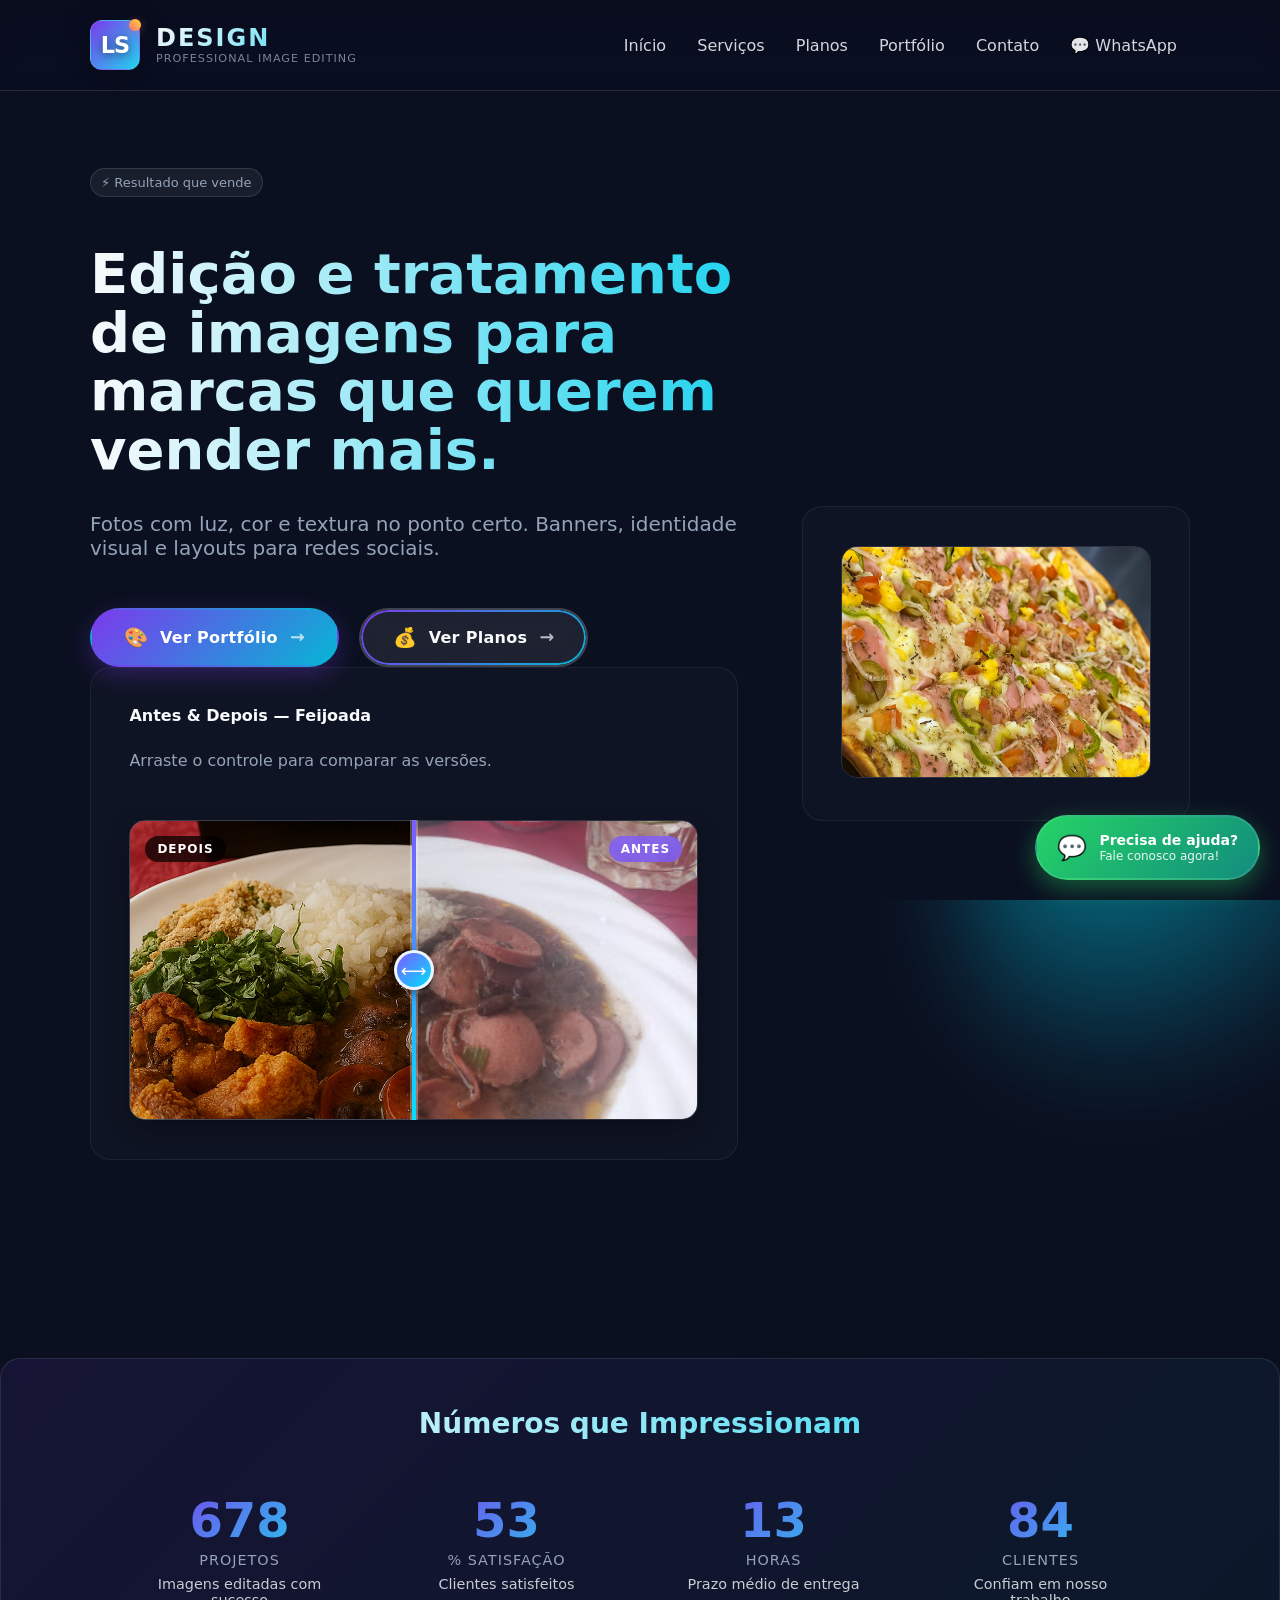
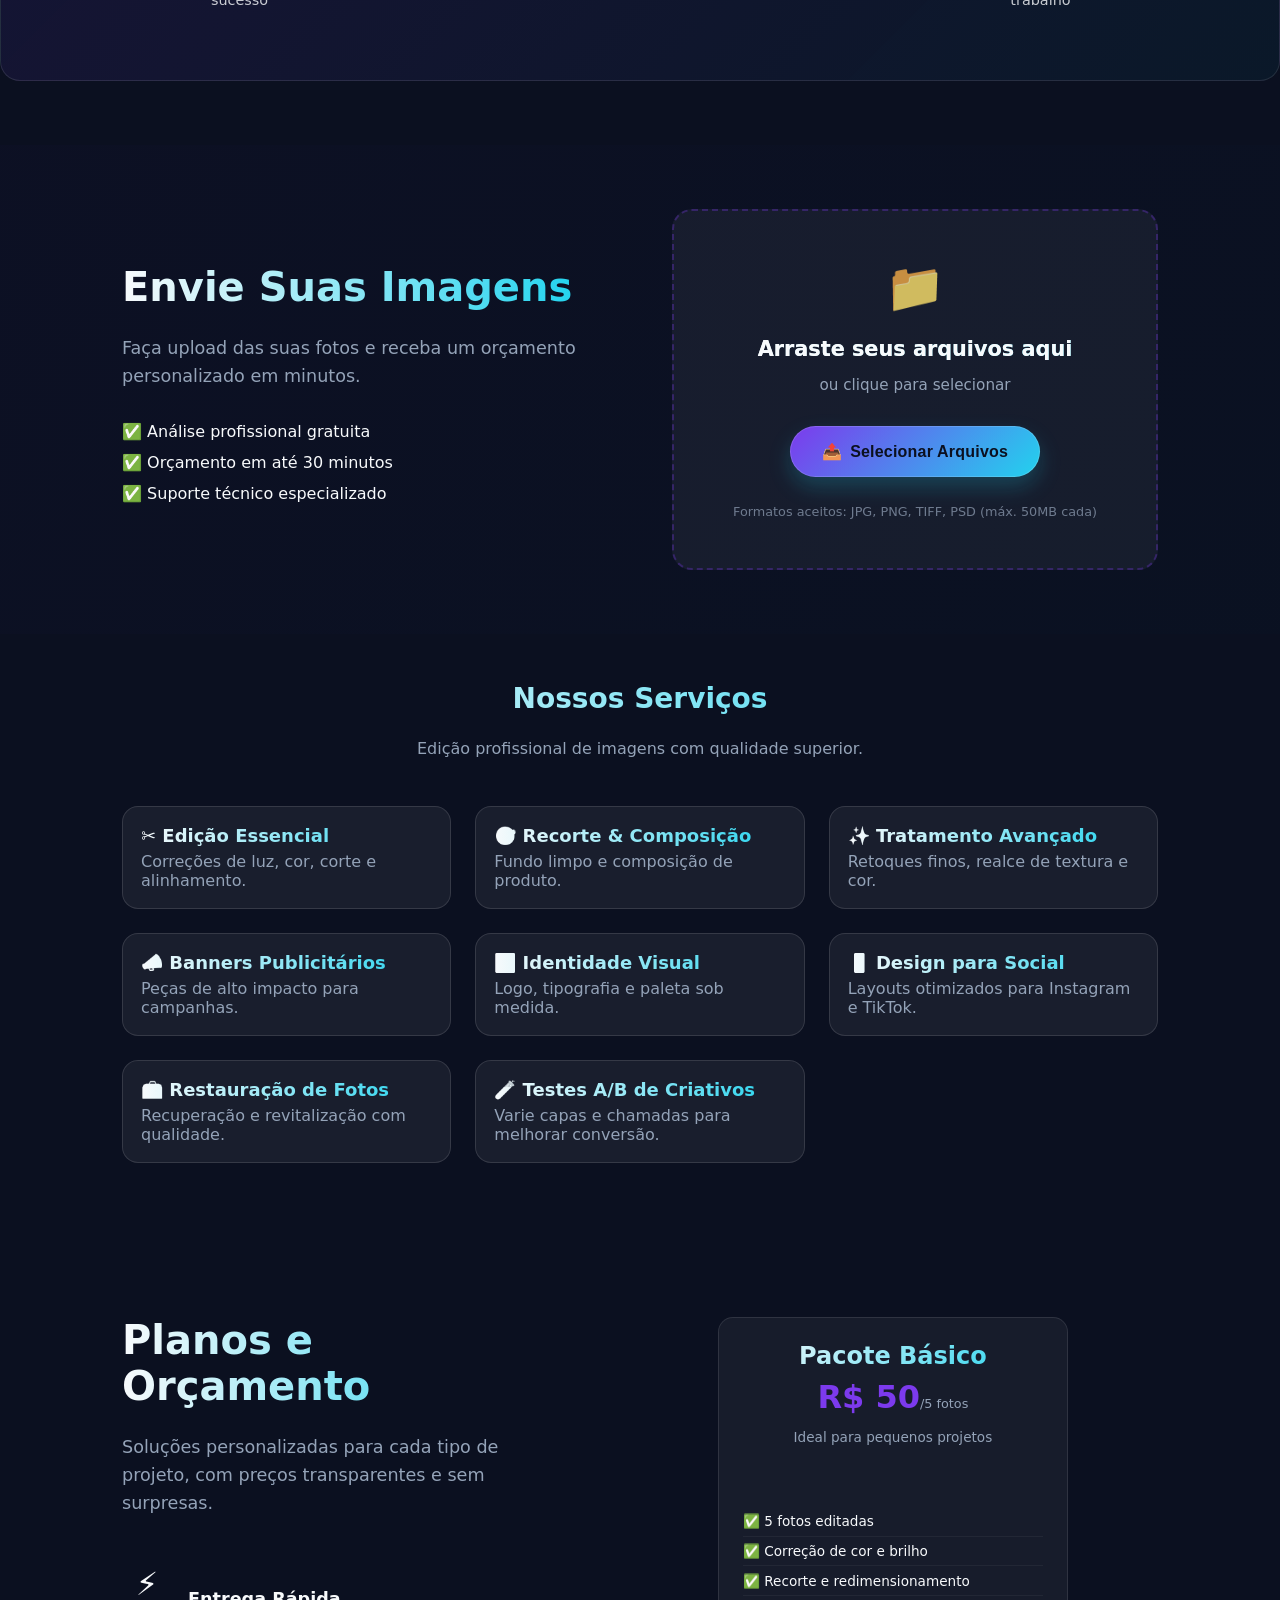
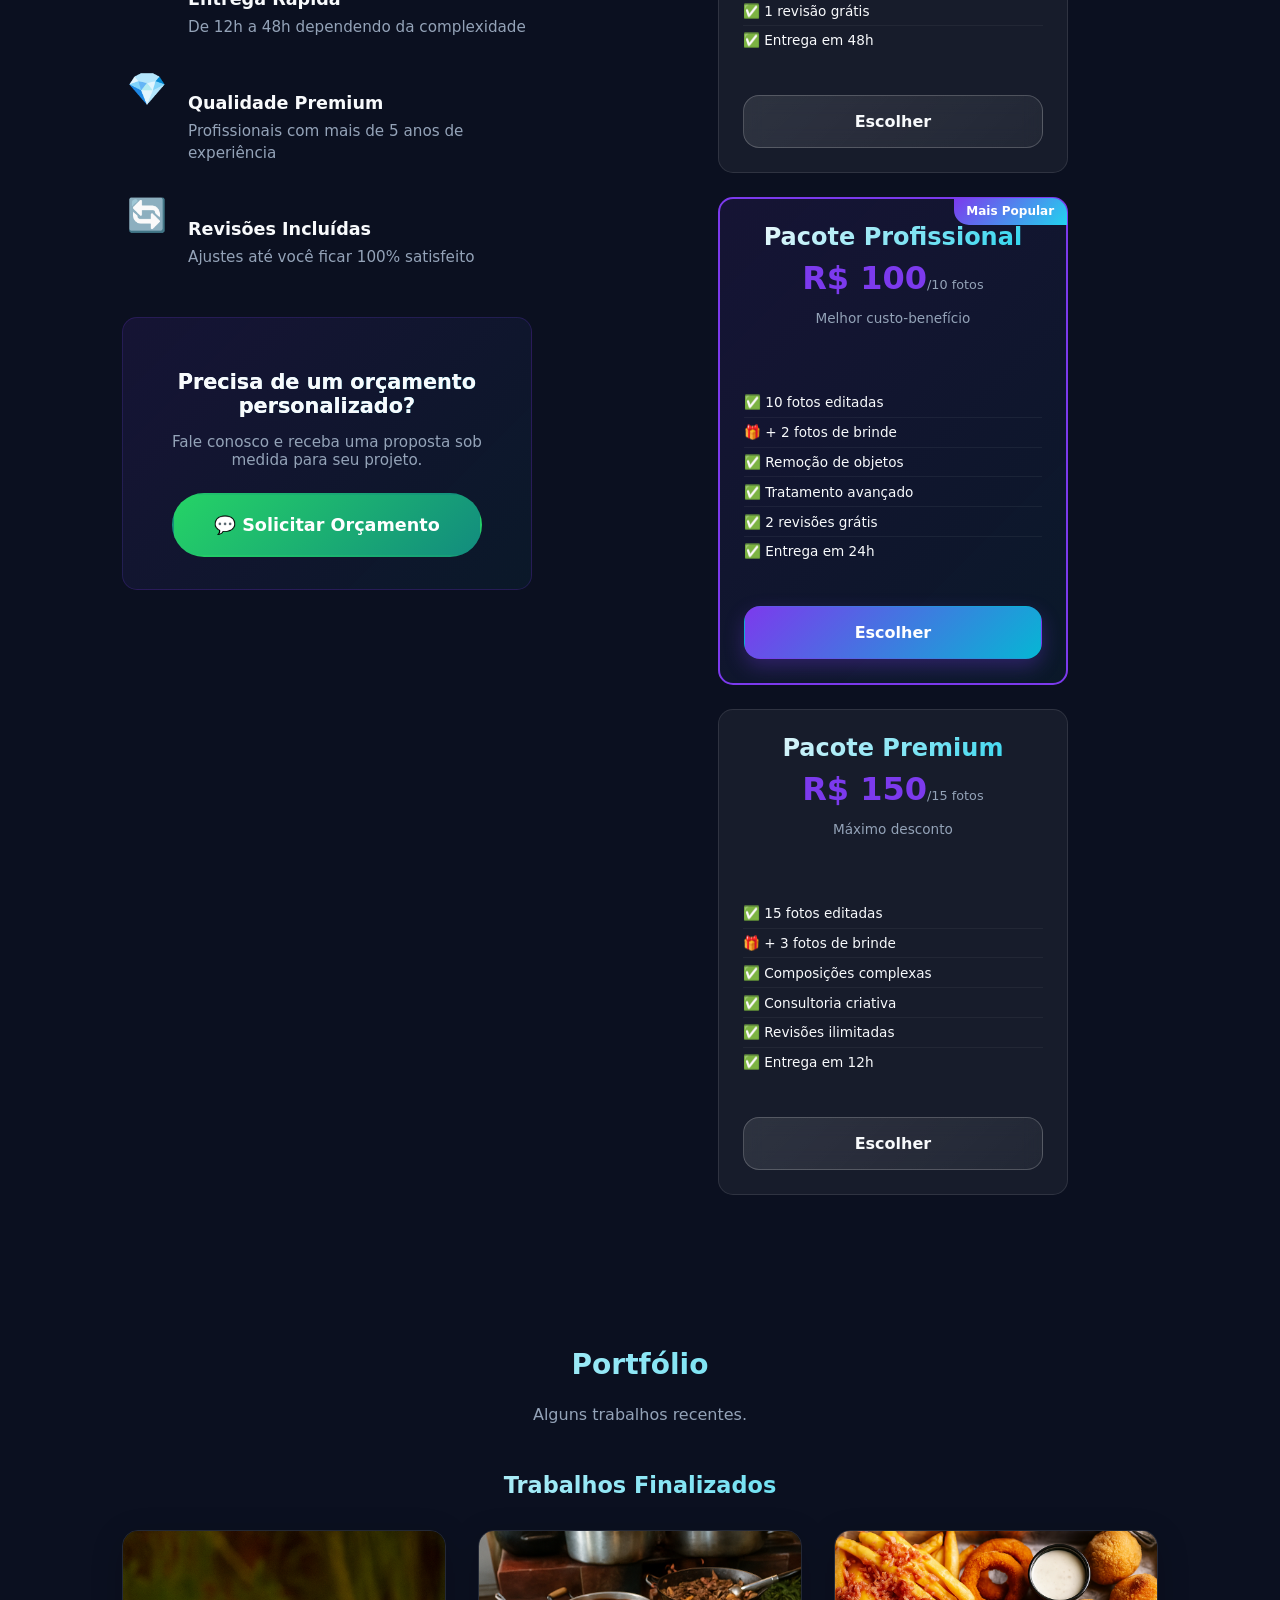
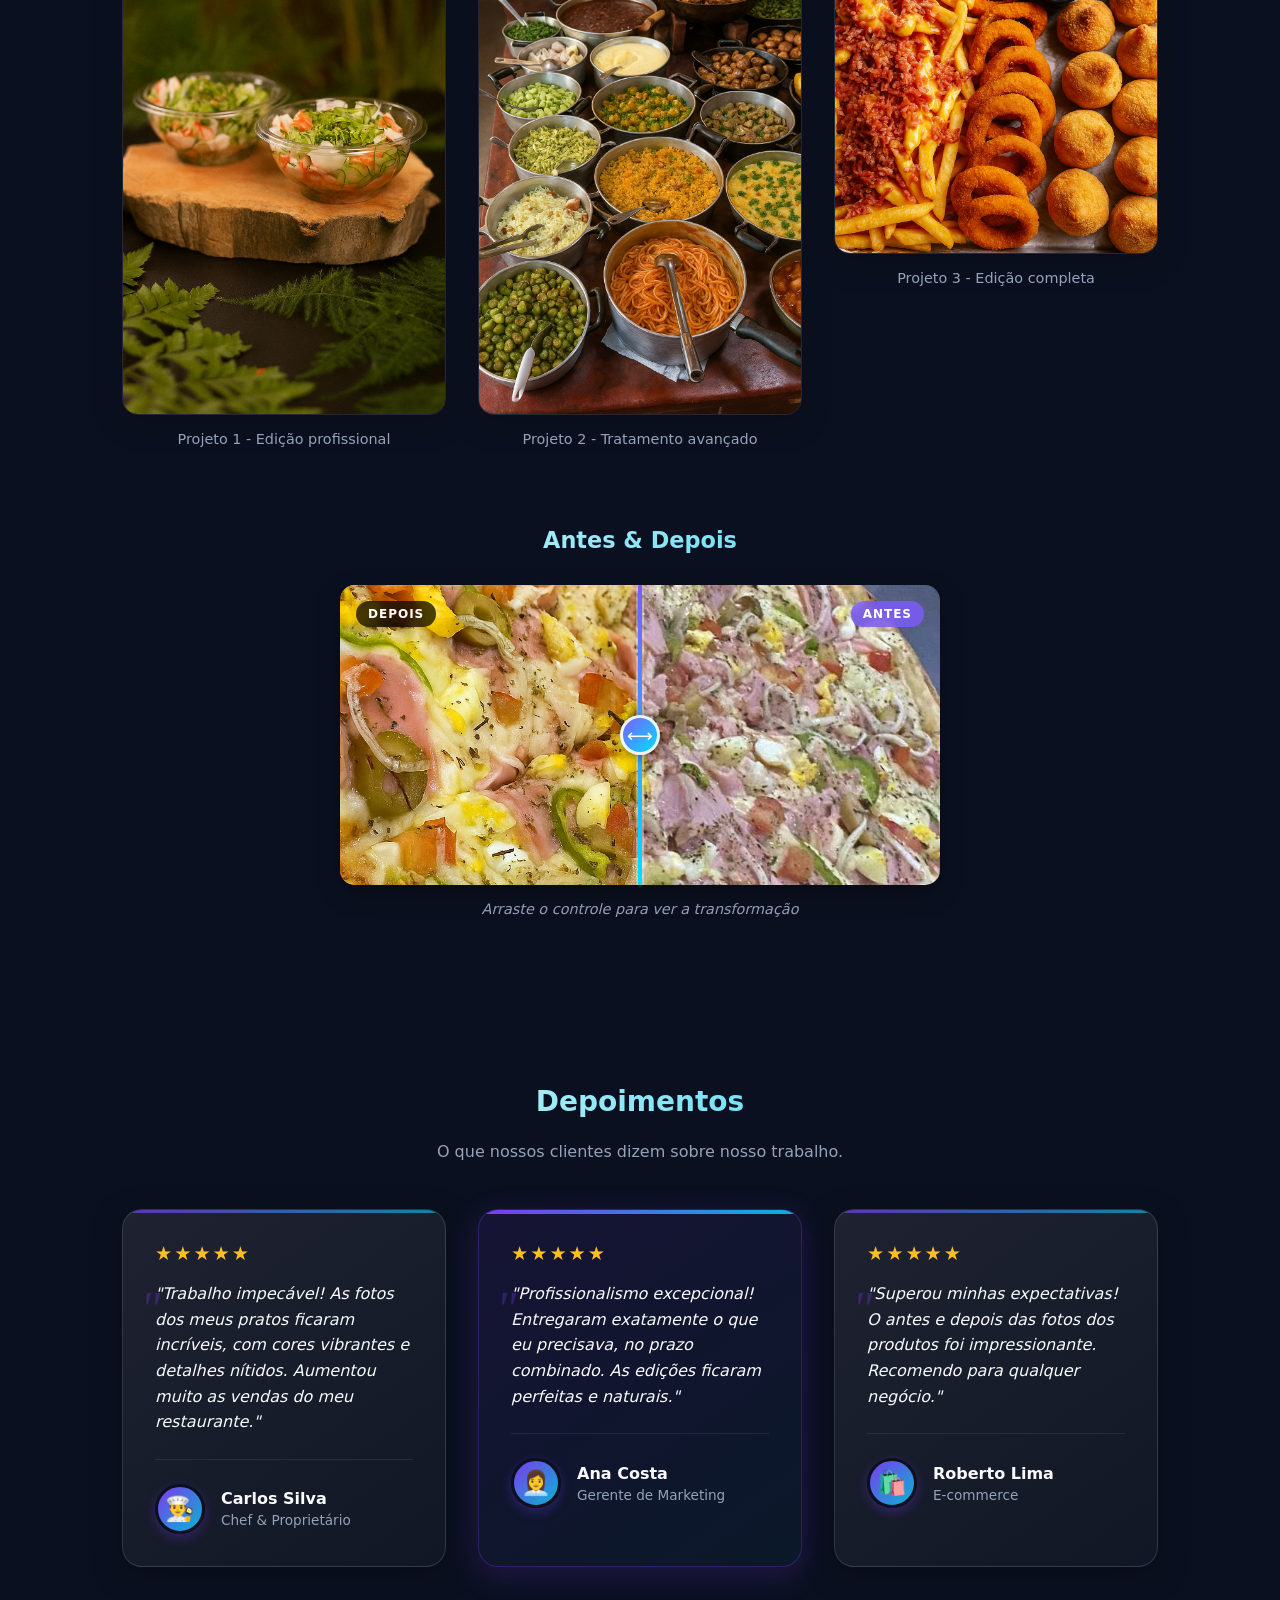
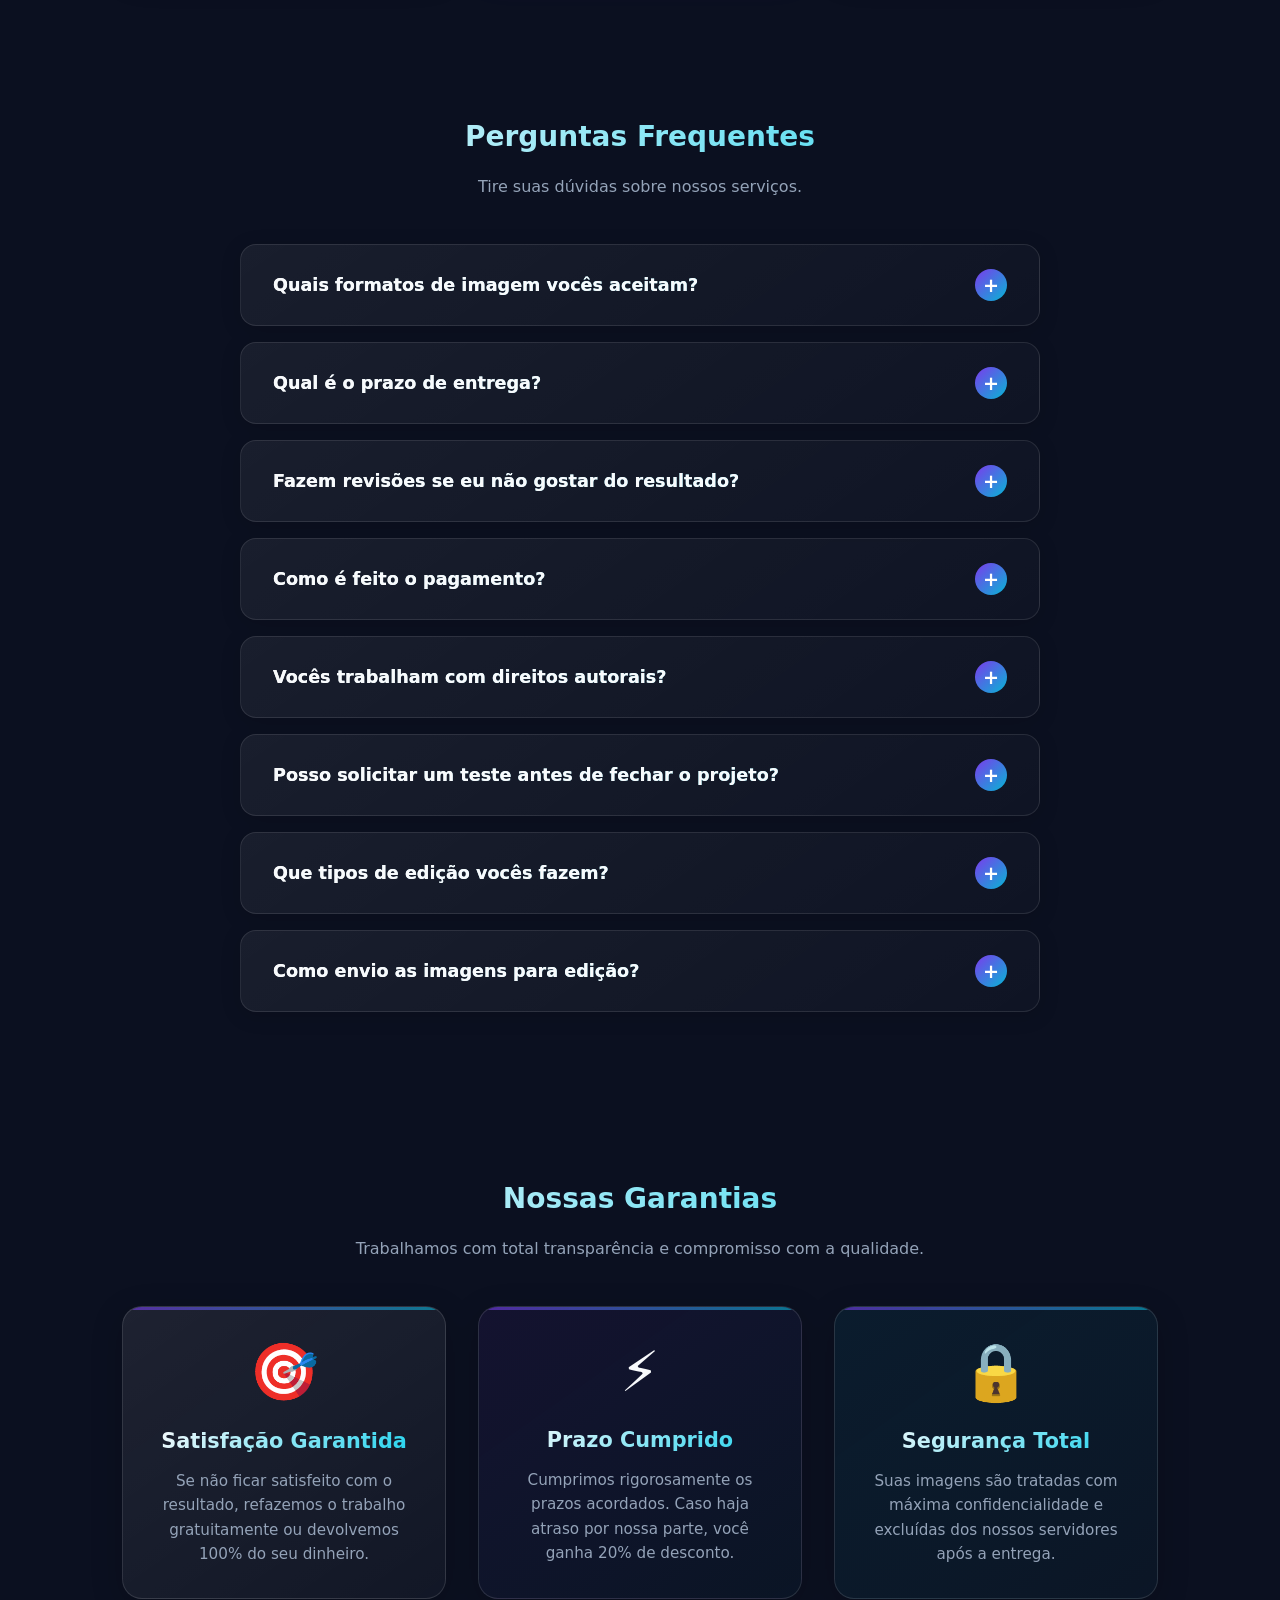
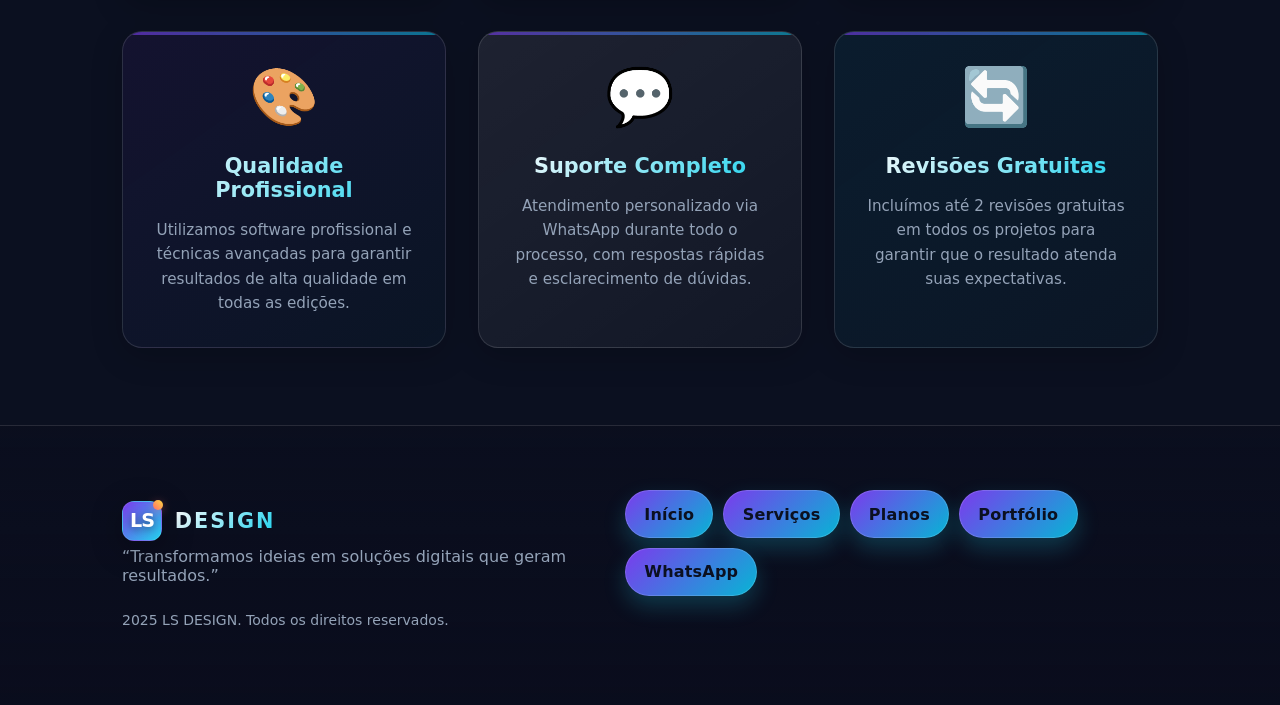
<file: index.html>
<!DOCTYPE html>
<html lang="pt-BR">
<head>
  <meta charset="UTF-8">
  <meta name="viewport" content="width=device-width, initial-scale=1.0">
  <!-- SEO Meta Tags -->
  <title>LS DESIGN — Edição Profissional de Imagens | +1247 Projetos</title>
  <meta name="description" content="LS DESIGN - Edição profissional de imagens com qualidade superior. Transforme suas fotos em obras de arte. +1247 projetos realizados com 98% de satisfação.">
  <meta name="keywords" content="edição de imagens, design gráfico, fotografia, tratamento de fotos, edição profissional, retoque digital, remoção de fundo, correção de cores">
  <meta name="author" content="LS DESIGN">
  <meta name="robots" content="index, follow">
  <meta name="theme-color" content="#7c3aed">
  <meta name="mobile-web-app-capable" content="yes">
  <meta name="apple-mobile-web-app-capable" content="yes">
  <meta name="apple-mobile-web-app-status-bar-style" content="black-translucent">
  
  <!-- Structured Data -->
  <script type="application/ld+json">
  {
    "@context": "https://schema.org",
    "@type": "LocalBusiness",
    "name": "LS DESIGN",
    "description": "Edição profissional de imagens com qualidade superior",
    "url": "https://lsdesign.com.br",
    "telephone": "+55-61-98574343",
    "priceRange": "R$25-R$75",
    "serviceType": "Edição de Imagens",
    "areaServed": "Brasil",
    "aggregateRating": {
      "@type": "AggregateRating",
      "ratingValue": "4.9",
      "reviewCount": "156"
    },
    "offers": [
      {
        "@type": "Offer",
        "name": "Plano Básico",
        "price": "25",
        "priceCurrency": "BRL"
      },
      {
        "@type": "Offer",
        "name": "Plano Profissional",
        "price": "45",
        "priceCurrency": "BRL"
      },
      {
        "@type": "Offer",
        "name": "Plano Premium",
        "price": "75",
        "priceCurrency": "BRL"
      }
    ]
  }
  </script>
  
  <!-- Open Graph / Facebook -->
  <meta property="og:type" content="website">
  <meta property="og:url" content="https://lsdesign.com.br/">
  <meta property="og:title" content="LS DESIGN - Edição Profissional de Imagens | +1247 Projetos">
  <meta property="og:description" content="Transforme suas fotos em obras de arte com nossa edição profissional. 98% de satisfação, entrega em 12-48h. Orçamento grátis!">
  <meta property="og:image" content="https://lsdesign.com.br/assets/og-image.jpg">
  <meta property="og:image:width" content="1200">
  <meta property="og:image:height" content="630">
  <meta property="og:locale" content="pt_BR">

  <!-- Twitter -->
  <meta property="twitter:card" content="summary_large_image">
  <meta property="twitter:url" content="https://lsdesign.com.br/">
  <meta property="twitter:title" content="LS DESIGN - Edição Profissional de Imagens">
  <meta property="twitter:description" content="Transforme suas fotos em obras de arte com nossa edição profissional. 98% de satisfação, entrega rápida.">
  <meta property="twitter:image" content="https://lsdesign.com.br/assets/og-image.jpg">

  <!-- Performance optimizations -->
  <link rel="preconnect" href="https://fonts.googleapis.com">
  <link rel="preconnect" href="https://fonts.gstatic.com" crossorigin>
  <link rel="dns-prefetch" href="https://wa.me">
  <link rel="preload" href="assets/css/styles-extra.css" as="style">
  <link rel="preload" href="assets/js/particles.js" as="script">
  <link rel="preload" href="assets/js/before-after.js" as="script">
  <link rel="preload" href="assets/js/faq.js" as="script">
  <link rel="preload" href="security.js" as="script">
  
  <!-- Canonical URL -->
  <link rel="canonical" href="https://lsdesign.com.br/">
  
  <!-- Sitemap -->
  <link rel="sitemap" type="application/xml" href="/sitemap.xml">
  
  <!-- Favicon -->
  <link rel="icon" type="image/svg+xml" href="favicon.svg">
  <link rel="manifest" href="site.webmanifest">
  <link rel="icon" type="image/x-icon" href="/favicon.ico">
  <link rel="apple-touch-icon" sizes="180x180" href="/apple-touch-icon.png">
  
  <!-- Security Headers -->
  <meta http-equiv="X-Content-Type-Options" content="nosniff">
  <meta http-equiv="X-Frame-Options" content="DENY">
  <meta http-equiv="X-XSS-Protection" content="1; mode=block">
  <meta http-equiv="Referrer-Policy" content="strict-origin-when-cross-origin">
  <meta http-equiv="Permissions-Policy" content="geolocation=(), microphone=(), camera=()">
  
  <!-- Content Security Policy -->
  <meta http-equiv="Content-Security-Policy" content="default-src 'self' 'unsafe-inline' 'unsafe-eval' https: data: blob:; img-src 'self' data: https:; font-src 'self' https://fonts.gstatic.com; connect-src 'self' https://wa.me;">
  
  <style>
    :root{ --bg1:#0f1226; --bg2:#0b1020; --acc:#7c5cff; --acc2:#00e0ff; --txt:#e9ecf1; --muted:#a6b0c3; --glass:rgba(255,255,255,.06); --stroke:rgba(255,255,255,.12); }
    *{box-sizing:border-box} html,body{height:100%} body{margin:0;font-family:Poppins,system-ui,-apple-system,Segoe UI,Roboto,Ubuntu,'Helvetica Neue',Arial; color:var(--txt); background: radial-gradient(1200px 800px at 20% -10%, #1a1440 0%, transparent 60%), radial-gradient(900px 700px at 120% 20%, #0a2c44 0%, transparent 65%), linear-gradient(180deg,var(--bg1),var(--bg2)); overflow-x:hidden}
    .aurora{position:fixed; inset:-20vmax; z-index:-1; filter: blur(50px); opacity:.55; pointer-events:none}
    .blob{position:absolute; width:40vmax; height:40vmax; border-radius:50%; mix-blend:screen; background:radial-gradient(circle at 30% 30%, var(--acc), transparent 60%)}
    .blob.b2{background:radial-gradient(circle at 30% 30%, var(--acc2), transparent 60%)}
    @keyframes float1{0%{transform:translate(0,0) scale(1)} 50%{transform:translate(10vmax,-5vmax) scale(1.1)} 100%{transform:translate(0,0) scale(1)}}
    @keyframes float2{0%{transform:translate(0,0) scale(1)} 50%{transform:translate(-12vmax,6vmax) scale(1.05)} 100%{transform:translate(0,0) scale(1)}}
    .b1{left:5vmax; top:10vmax; animation:float1 18s ease-in-out infinite}
    .b2{right:5vmax; bottom:0; animation:float2 22s ease-in-out infinite}
    .container{width:min(1100px, 92vw); margin-inline:auto}
    header{position:sticky; top:0; backdrop-filter:saturate(140%) blur(10px); background:linear-gradient(180deg, rgba(10,12,28,.75), rgba(10,12,28,.35)); border-bottom:1px solid var(--stroke); z-index:50}
    .nav{display:flex; align-items:center; justify-content:space-between; padding:10px 0}
    .brand{display:flex; gap:10px; align-items:center; font-weight:700; letter-spacing:.5px}
    .brand img{height:30px; width:auto; border-radius:6px; border:1px solid var(--stroke)}
    nav a{color:var(--txt); text-decoration:none; opacity:.9; padding:8px 12px; border-radius:999px; border:1px solid transparent}
    nav a:hover{border-color:var(--stroke); background:var(--glass)} .cta{background:linear-gradient(135deg,var(--acc),var(--acc2)); color:#0c0f1e; font-weight:700}
    .hero{padding:72px 0 48px; display:grid; grid-template-columns: 1.25fr .75fr; gap:40px; align-items:center}
    .tag{display:inline-flex; gap:8px; align-items:center; padding:6px 10px; border-radius:999px; background:var(--glass); border:1px solid var(--stroke); font-size:13px; color:var(--muted)}
    .title{font-size:clamp(32px, 5vw, 56px); line-height:1.05; margin:12px 0 10px}
    .subtitle{color:var(--muted); font-size:clamp(16px, 2.2vw, 20px)}
    .hero-actions{display:flex; gap:12px; margin-top:22px; flex-wrap:wrap}
    .card{background:var(--glass); border:1px solid var(--stroke); border-radius:18px; padding:18px}
    .hero-card{display:grid; gap:10px}
    .hero img{width:100%; aspect-ratio: 4/3; object-fit:cover; border-radius:16px; border:1px solid var(--stroke)}
    .compare{position:relative; margin:24px 0 0; border-radius:16px; overflow:hidden; border:1px solid var(--stroke)}
    .compare img{display:block; width:100%; height:auto} .compare .after{position:absolute; inset:0; width:50%; overflow:hidden}
    .compare .after img{width:200%; height:100%; transform:translateX(-50%)}
    .handle{position:absolute; inset:0; pointer-events:none} .bar{position:absolute; top:0; bottom:0; left:50%; width:2px; background:linear-gradient(var(--acc),var(--acc2)); box-shadow:0 0 0 1px rgba(255,255,255,.2)} .knob{position:absolute; top:50%; left:50%; transform:translate(-50%,-50%); width:42px; height:42px; border-radius:50%; background:linear-gradient(135deg,var(--acc),var(--acc2)); box-shadow:0 6px 20px rgba(0,0,0,.35)}
    section{padding:64px 0} .section-title{font-size:28px; margin:0 0 8px} .section-sub{color:var(--muted); margin:0 0 24px}
    .grid{display:grid; gap:16px} .grid.svc{grid-template-columns:repeat(12, 1fr)} .svc .item{grid-column:span 6;} @media(min-width:900px){ .svc .item{grid-column:span 4;} } .item{position:relative; padding:18px; border-radius:16px; background:var(--glass); border:1px solid var(--stroke)} .item h3{margin:0 0 6px; font-size:18px} .item p{margin:0; color:var(--muted)}
    .plans{grid-template-columns:repeat(12, 1fr)} .plan{grid-column:span 12;} @media(min-width:900px){ .plan{grid-column:span 3;} } .plan{position:relative; padding:22px; border-radius:18px; background:linear-gradient(180deg, rgba(255,255,255,.06), rgba(255,255,255,.03)); border:1px solid var(--stroke)} .price{font-size:34px; font-weight:700; margin:6px 0} .badge{position:absolute; top:12px; right:12px; background:linear-gradient(135deg,var(--acc),var(--acc2)); color:#0b1020; font-weight:700; padding:6px 10px; border-radius:999px; font-size:12px; letter-spacing:.2px; box-shadow:0 8px 24px rgba(124,92,255,.45)} @keyframes pulse{0%,100%{transform:scale(1)}50%{transform:scale(1.05)}} .badge.pulse{animation:pulse 2.8s ease-in-out infinite} .btn{display:inline-flex; align-items:center; justify-content:center; gap:8px; padding:10px 14px; border-radius:12px; text-decoration:none; font-weight:600; border:1px solid var(--stroke); color:var(--txt); background:var(--glass)} .btn:hover{background:linear-gradient(135deg, rgba(124,92,255,.2), rgba(0,224,255,.15))}
    .portfolio{grid-template-columns:repeat(12,1fr)} .shot{grid-column:span 12} @media(min-width:900px){ .shot{grid-column:span 6} } .shot .thumb{border-radius:14px; overflow:hidden; border:1px solid var(--stroke)} .shot img{width:100%; height:auto; display:block} .shot .cap{font-size:14px; color:var(--muted); margin-top:8px}
    footer{border-top:1px solid var(--stroke); background:linear-gradient(180deg, rgba(10,12,28,.35), rgba(10,12,28,.75)); padding:36px 0 50px} .foot{display:flex; flex-direction:column; gap:14px} @media(min-width:800px){ .foot{flex-direction:row; justify-content:space-between; align-items:center} } .lema{color:var(--muted)} .hide-sm{display:none}@media(min-width:800px){.hide-sm{display:block}} .muted{color:var(--muted)} .sr{position:absolute; width:1px; height:1px; overflow:hidden; clip:rect(0 0 0 0)} .up{position:fixed; right:18px; bottom:18px; width:42px; height:42px; border-radius:50%; border:1px solid var(--stroke); background:var(--glass); display:grid; place-items:center; cursor:pointer} .up:hover{background:linear-gradient(135deg, rgba(124,92,255,.2), rgba(0,224,255,.15))} .reveal{opacity:0; transform:translateY(12px); transition:opacity .5s ease, transform .6s ease} .reveal.in{opacity:1; transform:none}
    /* FAQ Styles */
    .faq-answer{display:none; padding:1.5rem 2rem; background:rgba(0,0,0,.1); border-radius:0 0 16px 16px; margin-top:-1px}
    .faq-item.active .faq-answer{display:block; animation:fadeInFaq .3s ease}
    .faq-question{cursor:pointer; user-select:none}
    @keyframes fadeInFaq{from{opacity:0; transform:translateY(-10px)} to{opacity:1; transform:translateY(0)}}
  </style>

  <!-- External CSS -->
  <link rel="stylesheet" href="assets/css/styles-extra.css">

</head>
<body>
  <div class="aurora" aria-hidden="true"><div class="blob b1"></div><div class="blob b2"></div></div>
  <canvas id="particles-canvas"></canvas>
  <header>
    <div class="container nav">
      <div class="brand">
        <div class="logo-enhanced">
          <div class="logo-icon">
            <span class="logo-ls">LS</span>
            <div class="logo-accent"></div>
          </div>
          <div class="logo-text">
            <span class="logo-main">DESIGN</span>
            <span class="logo-tagline">Professional Image Editing</span>
          </div>
        </div>
      </div>
      <nav>
        <a href="#inicio">Início</a>
        <a href="#servicos">Serviços</a>
        <a href="#planos">Planos</a>
        <a href="#portfolio">Portfólio</a>
        <a href="#contato">Contato</a>
        <a class="nav-cta" id="cta-whats" href="https://wa.me/556198574343?text=Ol%C3%A1%20LS%20DESIGN!%20Quero%20um%20or%C3%A7amento." target="_blank" rel="noopener">
          <span class="cta-icon">💬</span>
          <span>WhatsApp</span>
        </a>
      </nav>
    </div>
  </header>

  <main id="inicio" class="container hero">
    <div class="hero-col">
      <span class="tag">⚡ Resultado que vende</span>
      <h1 class="title">Edição e tratamento de imagens para marcas que querem vender mais.</h1>
      <p class="subtitle">Fotos com luz, cor e textura no ponto certo. Banners, identidade visual e layouts para redes sociais.</p>
      <div class="hero-actions">
        <a class="hero-btn primary" href="#portfolio">
          <span class="btn-icon">🎨</span>
          <span class="btn-text">Ver Portfólio</span>
          <span class="btn-arrow">→</span>
        </a>
        <a class="hero-btn secondary" href="#planos">
          <span class="btn-icon">💰</span>
          <span class="btn-text">Ver Planos</span>
          <span class="btn-arrow">→</span>
        </a>
      </div>
      <div class="card hero-card">
        <strong>Antes & Depois — Feijoada</strong>
        <p class="muted">Arraste o controle para comparar as versões.</p>
        <div class="image-compare" id="compare1">
          <div class="compare-container">
            <img class="before-img" src="assets/antes-depois/FEIJOADAANTES.jpg" alt="Antes — feijoada original" />
            <img class="after-img" src="assets/antes-depois/FEIJOADADEPOIS.png" alt="Depois — feijoada editada" />
            <div class="slider">
              <div class="slider-line"></div>
              <div class="slider-handle">⟷</div>
            </div>
            <div class="labels">
              <span class="label-before">DEPOIS</span>
              <span class="label-after">ANTES</span>
            </div>
          </div>
        </div>
      </div>
    </div>
    <div class="hide-sm"><div class="card"><img alt="Hero — pizza" src="assets/portfolio/pizza-com-presunto-e-ovos.png"/></div></div>
  </main>



  <!-- Seção de Estatísticas -->
  <div class="stats-section">
    <div class="container">
      <h2 class="section-title">Números que Impressionam</h2>
      <div class="stats-grid reveal">
        <div class="stat-item">
          <span class="stat-number" data-count="1247">0</span>
          <div class="stat-label">Projetos</div>
          <div class="stat-description">Imagens editadas com sucesso</div>
        </div>
        <div class="stat-item">
          <span class="stat-number" data-count="98">0</span>
          <div class="stat-label">% Satisfação</div>
          <div class="stat-description">Clientes satisfeitos</div>
        </div>
        <div class="stat-item">
          <span class="stat-number" data-count="24">0</span>
          <div class="stat-label">Horas</div>
          <div class="stat-description">Prazo médio de entrega</div>
        </div>
        <div class="stat-item">
          <span class="stat-number" data-count="156">0</span>
          <div class="stat-label">Clientes</div>
          <div class="stat-description">Confiam em nosso trabalho</div>
        </div>
      </div>
    </div>
  </div>

  <!-- Upload Profissional -->
  <section class="upload-section">
    <div class="container">
      <div class="upload-professional">
        <div class="upload-info">
          <h2 class="section-title">Envie Suas Imagens</h2>
          <p class="upload-description">Faça upload das suas fotos e receba um orçamento personalizado em minutos.</p>
          <ul class="upload-benefits">
            <li>✅ Análise profissional gratuita</li>
            <li>✅ Orçamento em até 30 minutos</li>
            <li>✅ Suporte técnico especializado</li>
          </ul>
        </div>
        
        <div class="upload-area" id="uploadArea">
          <div class="upload-icon">📁</div>
          <h3>Arraste seus arquivos aqui</h3>
          <p>ou clique para selecionar</p>
          <input type="file" id="fileInput" multiple accept="image/*" hidden>
          <button class="upload-btn" onclick="document.getElementById('fileInput').click()">
            <span>📤</span> Selecionar Arquivos
          </button>
          <div class="upload-formats">
            <small>Formatos aceitos: JPG, PNG, TIFF, PSD (máx. 50MB cada)</small>
          </div>
          <div class="upload-preview" id="uploadPreview" style="display: none;">
            <h4>Arquivos selecionados:</h4>
            <div class="preview-grid" id="previewGrid"></div>
            <div class="upload-actions">
              <button class="whatsapp-btn" id="sendToWhatsApp">
                💬 Enviar para WhatsApp
              </button>
            </div>
          </div>
        </div>
      </div>
    </div>
  </section>

  <section id="servicos">
    <div class="container">
      <h2 class="section-title">Nossos Serviços</h2>
      <p class="section-sub">Edição profissional de imagens com qualidade superior.</p>
      <div class="grid svc reveal">
        <div class="item"><h3>✂️ Edição Essencial</h3><p>Correções de luz, cor, corte e alinhamento.</p></div>
        <div class="item"><h3>🎯 Recorte & Composição</h3><p>Fundo limpo e composição de produto.</p></div>
        <div class="item"><h3>✨ Tratamento Avançado</h3><p>Retoques finos, realce de textura e cor.</p></div>
        <div class="item"><h3>📣 Banners Publicitários</h3><p>Peças de alto impacto para campanhas.</p></div>
        <div class="item"><h3>🅰️ Identidade Visual</h3><p>Logo, tipografia e paleta sob medida.</p></div>
        <div class="item"><h3>📱 Design para Social</h3><p>Layouts otimizados para Instagram e TikTok.</p></div>
        <div class="item"><h3>🧰 Restauração de Fotos</h3><p>Recuperação e revitalização com qualidade.</p></div>
        <div class="item"><h3>🧪 Testes A/B de Criativos</h3><p>Varie capas e chamadas para melhorar conversão.</p></div>
      </div>
    </div>
  </section>

  <!-- Planos e Orçamento -->
  <section id="planos">
    <div class="container">
      <div class="pricing-professional">
        <div class="pricing-info">
          <h2 class="section-title">Planos e Orçamento</h2>
          <p class="pricing-description">Soluções personalizadas para cada tipo de projeto, com preços transparentes e sem surpresas.</p>
          
          <div class="pricing-highlights">
            <div class="highlight-item">
              <div class="highlight-icon">⚡</div>
              <div class="highlight-content">
                <h4>Entrega Rápida</h4>
                <p>De 12h a 48h dependendo da complexidade</p>
              </div>
            </div>
            <div class="highlight-item">
              <div class="highlight-icon">💎</div>
              <div class="highlight-content">
                <h4>Qualidade Premium</h4>
                <p>Profissionais com mais de 5 anos de experiência</p>
              </div>
            </div>
            <div class="highlight-item">
              <div class="highlight-icon">🔄</div>
              <div class="highlight-content">
                <h4>Revisões Incluídas</h4>
                <p>Ajustes até você ficar 100% satisfeito</p>
              </div>
            </div>
          </div>
          
          <div class="pricing-cta">
            <h3>Precisa de um orçamento personalizado?</h3>
            <p>Fale conosco e receba uma proposta sob medida para seu projeto.</p>
            <a class="cta-btn" href="https://wa.me/556198574343?text=Quero%20um%20or%C3%A7amento%20personalizado" target="_blank" rel="noopener">
              💬 Solicitar Orçamento
            </a>
          </div>
        </div>
        
        <div class="pricing-plans">
          <div class="plan">
            <div class="plan-header">
              <h3 class="plan-name">Pacote Básico</h3>
              <div class="plan-price">R$ 50<span>/5 fotos</span></div>
              <p class="plan-description">Ideal para pequenos projetos</p>
            </div>
            <ul class="plan-features">
              <li>✅ 5 fotos editadas</li>
              <li>✅ Correção de cor e brilho</li>
              <li>✅ Recorte e redimensionamento</li>
              <li>✅ 1 revisão grátis</li>
              <li>✅ Entrega em 48h</li>
            </ul>
            <a class="plan-btn" href="https://wa.me/556198574343?text=Quero%20o%20Pacote%20B%C3%A1sico%20-%205%20fotos%20por%20R%24%2050" target="_blank" rel="noopener">Escolher</a>
          </div>

          <div class="plan featured">
            <div class="plan-badge">Mais Popular</div>
            <div class="plan-header">
              <h3 class="plan-name">Pacote Profissional</h3>
              <div class="plan-price">R$ 100<span>/10 fotos</span></div>
              <p class="plan-description">Melhor custo-benefício</p>
            </div>
            <ul class="plan-features">
              <li>✅ 10 fotos editadas</li>
              <li>🎁 + 2 fotos de brinde</li>
              <li>✅ Remoção de objetos</li>
              <li>✅ Tratamento avançado</li>
              <li>✅ 2 revisões grátis</li>
              <li>✅ Entrega em 24h</li>
            </ul>
            <a class="plan-btn featured" href="https://wa.me/556198574343?text=Quero%20o%20Pacote%20Profissional%20-%2010%20fotos%20por%20R%24%20100%20%2B%202%20de%20brinde" target="_blank" rel="noopener">Escolher</a>
          </div>

          <div class="plan">
            <div class="plan-header">
              <h3 class="plan-name">Pacote Premium</h3>
              <div class="plan-price">R$ 150<span>/15 fotos</span></div>
              <p class="plan-description">Máximo desconto</p>
            </div>
            <ul class="plan-features">
              <li>✅ 15 fotos editadas</li>
              <li>🎁 + 3 fotos de brinde</li>
              <li>✅ Composições complexas</li>
              <li>✅ Consultoria criativa</li>
              <li>✅ Revisões ilimitadas</li>
              <li>✅ Entrega em 12h</li>
            </ul>
            <a class="plan-btn" href="https://wa.me/556198574343?text=Quero%20o%20Pacote%20Premium%20-%2015%20fotos%20por%20R%24%20150%20%2B%203%20de%20brinde" target="_blank" rel="noopener">Escolher</a>
          </div>
        </div>
      </div>
    </div>
  </section>

  <section id="portfolio">
    <div class="container">
      <h2 class="section-title">Portfólio</h2>
      <p class="section-sub">Alguns trabalhos recentes.</p>
      <div class="portfolio-grid reveal">
        <!-- Galeria de trabalhos finais -->
        <div class="portfolio-section">
          <h3 class="portfolio-subtitle">Trabalhos Finalizados</h3>
          <div class="portfolio-images">
            <figure class="portfolio-item">
              <div class="portfolio-thumb">
                <img src="assets/antes-depois/1.png" alt="Projeto 1 editado" loading="lazy"/>
              </div>
              <figcaption class="portfolio-caption">Projeto 1 - Edição profissional</figcaption>
            </figure>
            <figure class="portfolio-item">
              <div class="portfolio-thumb">
                <img src="assets/antes-depois/2.png" alt="Projeto 2 editado" loading="lazy"/>
              </div>
              <figcaption class="portfolio-caption">Projeto 2 - Tratamento avançado</figcaption>
            </figure>
            <figure class="portfolio-item">
              <div class="portfolio-thumb">
                <img src="assets/antes-depois/3.png" alt="Projeto 3 editado" loading="lazy"/>
              </div>
              <figcaption class="portfolio-caption">Projeto 3 - Edição completa</figcaption>
            </figure>
          </div>
        </div>

        <!-- Apenas um comparador principal -->
        <div class="comparison-section">
          <h3 class="portfolio-subtitle">Antes & Depois</h3>
          <div class="main-comparison">
            <div class="image-compare" id="compare-main">
              <div class="compare-container">
                <img class="before-img" src="assets/antes-depois/Pizza Antes.jpeg" alt="Pizza antes da edição" loading="lazy" />
                <img class="after-img" src="assets/antes-depois/pizza Depois.png" alt="Pizza depois da edição" loading="lazy" />
                <div class="slider">
                  <div class="slider-line"></div>
                  <div class="slider-handle">⟷</div>
                </div>
                <div class="labels">
                  <span class="label-before">DEPOIS</span>
                  <span class="label-after">ANTES</span>
                </div>
              </div>
            </div>
            <p class="comparison-note">Arraste o controle para ver a transformação</p>
          </div>
        </div>
      </div>
      
    </div>
  </section>

  <section id="testimonials">
    <div class="container">
      <h2 class="section-title">Depoimentos</h2>
      <p class="section-sub">O que nossos clientes dizem sobre nosso trabalho.</p>
      <div class="testimonials-grid reveal">
        <div class="testimonial-card">
          <div class="testimonial-content">
            <div class="stars">★★★★★</div>
            <p class="testimonial-text">"Trabalho impecável! As fotos dos meus pratos ficaram incríveis, com cores vibrantes e detalhes nítidos. Aumentou muito as vendas do meu restaurante."</p>
          </div>
          <div class="testimonial-author">
            <div class="author-avatar">👨‍🍳</div>
            <div class="author-info">
              <div class="author-name">Carlos Silva</div>
              <div class="author-role">Chef & Proprietário</div>
            </div>
          </div>
        </div>

        <div class="testimonial-card featured">
          <div class="testimonial-content">
            <div class="stars">★★★★★</div>
            <p class="testimonial-text">"Profissionalismo excepcional! Entregaram exatamente o que eu precisava, no prazo combinado. As edições ficaram perfeitas e naturais."</p>
          </div>
          <div class="testimonial-author">
            <div class="author-avatar">👩‍💼</div>
            <div class="author-info">
              <div class="author-name">Ana Costa</div>
              <div class="author-role">Gerente de Marketing</div>
            </div>
          </div>
        </div>

        <div class="testimonial-card">
          <div class="testimonial-content">
            <div class="stars">★★★★★</div>
            <p class="testimonial-text">"Superou minhas expectativas! O antes e depois das fotos dos produtos foi impressionante. Recomendo para qualquer negócio."</p>
          </div>
          <div class="testimonial-author">
            <div class="author-avatar">🛍️</div>
            <div class="author-info">
              <div class="author-name">Roberto Lima</div>
              <div class="author-role">E-commerce</div>
            </div>
          </div>
        </div>
      </div>
    </div>
  </section>

  <section id="faq">
    <div class="container">
      <h2 class="section-title">Perguntas Frequentes</h2>
      <p class="section-sub">Tire suas dúvidas sobre nossos serviços.</p>
      <div class="faq-container reveal">
        <div class="faq-item">
          <div class="faq-question">
            <h3>Quais formatos de imagem vocês aceitam?</h3>
            <span class="faq-toggle">+</span>
          </div>
          <div class="faq-answer">
            <p><strong>Aceitamos todos os formatos populares:</strong></p>
            <ul>
              <li><strong>JPG/JPEG</strong> - Formato mais comum, ideal para fotos</li>
              <li><strong>PNG</strong> - Perfeito para imagens com transparência</li>
              <li><strong>TIFF</strong> - Alta qualidade, sem compressão</li>
              <li><strong>RAW</strong> - Arquivos nativos de câmeras profissionais</li>
              <li><strong>HEIC</strong> - Formato moderno do iPhone</li>
              <li><strong>PSD</strong> - Arquivos do Photoshop</li>
            </ul>
            <p><em>Dica:</em> Quanto maior a qualidade da imagem original, melhor será o resultado final da edição.</p>
          </div>
        </div>

        <div class="faq-item">
          <div class="faq-question">
            <h3>Qual é o prazo de entrega?</h3>
            <span class="faq-toggle">+</span>
          </div>
          <div class="faq-answer">
            <p><strong>Nossos prazos são flexíveis conforme a complexidade:</strong></p>
            <ul>
              <li><strong>Edições simples:</strong> 24-48 horas</li>
              <li><strong>Edições médias:</strong> 2-3 dias úteis</li>
              <li><strong>Projetos complexos:</strong> 3-5 dias úteis</li>
              <li><strong>Pacotes grandes:</strong> 5-7 dias úteis</li>
            </ul>
            <p><strong>Serviço express disponível:</strong> Entrega em até 12h com taxa adicional de 50%.</p>
            <p>Sempre informamos o prazo exato no orçamento antes de iniciar o trabalho.</p>
          </div>
        </div>

        <div class="faq-item">
          <div class="faq-question">
            <h3>Fazem revisões se eu não gostar do resultado?</h3>
            <span class="faq-toggle">+</span>
          </div>
          <div class="faq-answer">
            <p><strong>Sim! Garantimos sua satisfação total:</strong></p>
            <ul>
              <li><strong>2 revisões gratuitas</strong> incluídas em todos os planos</li>
              <li><strong>Revisões ilimitadas</strong> no plano Premium</li>
              <li><strong>Feedback detalhado</strong> - explique exatamente o que deseja alterar</li>
              <li><strong>Prazo de revisão:</strong> 24-48h após solicitação</li>
            </ul>
            <p><strong>Processo simples:</strong> Envie suas observações via WhatsApp e ajustamos rapidamente.</p>
            <p><em>Nosso objetivo é garantir que você fique 100% satisfeito com o resultado!</em></p>
          </div>
        </div>

        <div class="faq-item">
          <div class="faq-question">
            <h3>Como é feito o pagamento?</h3>
            <span class="faq-toggle">+</span>
          </div>
          <div class="faq-answer">
            <p><strong>Oferecemos diversas formas de pagamento:</strong></p>
            <ul>
              <li><strong>PIX</strong> - Instantâneo, com 5% de desconto</li>
              <li><strong>Cartão de crédito</strong> - Parcelamento em até 12x</li>
              <li><strong>Cartão de débito</strong> - Pagamento à vista</li>
              <li><strong>Transferência bancária</strong> - Para empresas</li>
            </ul>
            <p><strong>Quando pagar:</strong></p>
            <ul>
              <li><strong>Projetos até R$ 200:</strong> Pagamento antecipado</li>
              <li><strong>Projetos acima de R$ 200:</strong> 50% antecipado + 50% na entrega</li>
              <li><strong>Clientes recorrentes:</strong> Pagamento após entrega</li>
            </ul>
            <p><em>Emitimos nota fiscal para empresas e profissionais liberais.</em></p>
          </div>
        </div>

        <div class="faq-item">
          <div class="faq-question">
            <h3>Vocês trabalham com direitos autorais?</h3>
            <span class="faq-toggle">+</span>
          </div>
          <div class="faq-answer">
            <p><strong>Respeitamos totalmente os direitos autorais:</strong></p>
            <ul>
              <li><strong>Uso comercial liberado</strong> - Todas as imagens editadas podem ser usadas comercialmente</li>
              <li><strong>Sem restrições</strong> - Use em sites, redes sociais, materiais impressos</li>
              <li><strong>Certificado de autenticidade</strong> - Fornecemos comprovante do trabalho realizado</li>
              <li><strong>Confidencialidade</strong> - Suas imagens são tratadas com total sigilo</li>
            </ul>
            <p><strong>Importante:</strong> O cliente deve possuir os direitos da imagem original ou autorização para edição.</p>
            <p><em>Trabalhamos apenas com imagens legais e autorizadas.</em></p>
          </div>
        </div>

        <div class="faq-item">
          <div class="faq-question">
            <h3>Posso solicitar um teste antes de fechar o projeto?</h3>
            <span class="faq-toggle">+</span>
          </div>
          <div class="faq-answer">
            <p><strong>Claro! Oferecemos amostra grátis para novos clientes:</strong></p>
            <ul>
              <li><strong>1 imagem editada grátis</strong> - Para conhecer nosso trabalho</li>
              <li><strong>Entrega em 24h</strong> - Resultado rápido para sua avaliação</li>
              <li><strong>Sem compromisso</strong> - Você decide se quer continuar</li>
              <li><strong>Qualidade profissional</strong> - Mesmo padrão dos projetos pagos</li>
            </ul>
            <p><strong>Como solicitar:</strong></p>
            <ol>
              <li>Envie 1 imagem via WhatsApp</li>
              <li>Descreva o tipo de edição desejada</li>
              <li>Receba o resultado em até 24h</li>
              <li>Avalie e decida sobre o projeto completo</li>
            </ol>
            <p><strong>WhatsApp:</strong> <a href="https://wa.me/556198574343?text=Quero%20solicitar%20uma%20amostra%20gr%C3%A1tis" target="_blank">(61) 9857-4343</a></p>
          </div>
        </div>

        <div class="faq-item">
          <div class="faq-question">
            <h3>Que tipos de edição vocês fazem?</h3>
            <span class="faq-toggle">+</span>
          </div>
          <div class="faq-answer">
            <p><strong>Oferecemos edição completa e profissional:</strong></p>
            <ul>
              <li><strong>Correção de cores</strong> - Ajuste de brilho, contraste e saturação</li>
              <li><strong>Remoção de objetos</strong> - Eliminar elementos indesejados</li>
              <li><strong>Retoque de pele</strong> - Suavização natural e profissional</li>
              <li><strong>Recorte e montagem</strong> - Composições criativas</li>
              <li><strong>Restauração</strong> - Recuperar fotos antigas danificadas</li>
              <li><strong>Efeitos especiais</strong> - Filtros e tratamentos artísticos</li>
              <li><strong>Redimensionamento</strong> - Otimização para web e impressão</li>
            </ul>
            <p><strong>Especialidades:</strong> Fotos de produtos, retratos, paisagens, eventos e arquitetura.</p>
          </div>
        </div>

        <div class="faq-item">
          <div class="faq-question">
            <h3>Como envio as imagens para edição?</h3>
            <span class="faq-toggle">+</span>
          </div>
          <div class="faq-answer">
            <p><strong>Processo simples e seguro:</strong></p>
            <ul>
              <li><strong>WhatsApp</strong> - Para até 5 imagens (compactação automática)</li>
              <li><strong>Google Drive</strong> - Melhor opção para muitas imagens</li>
              <li><strong>WeTransfer</strong> - Envio gratuito até 2GB</li>
              <li><strong>Dropbox</strong> - Para clientes corporativos</li>
              <li><strong>Email</strong> - Imagens menores até 25MB</li>
            </ul>
            <p><strong>Dicas importantes:</strong></p>
            <ul>
              <li>Envie sempre na <strong>maior qualidade possível</strong></li>
              <li>Organize as imagens em <strong>pastas numeradas</strong></li>
              <li>Inclua um <strong>briefing detalhado</strong> do que deseja</li>
              <li>Mencione <strong>prazos específicos</strong> se houver urgência</li>
            </ul>
          </div>
        </div>
      </div>
    </div>
  </section>

  <section id="guarantees">
    <div class="container">
      <h2 class="section-title">Nossas Garantias</h2>
      <p class="section-sub">Trabalhamos com total transparência e compromisso com a qualidade.</p>
      <div class="guarantees-grid reveal">
        <div class="guarantee-card">
          <div class="guarantee-icon">🎯</div>
          <h3 class="guarantee-title">Satisfação Garantida</h3>
          <p class="guarantee-description">Se não ficar satisfeito com o resultado, refazemos o trabalho gratuitamente ou devolvemos 100% do seu dinheiro.</p>
        </div>

        <div class="guarantee-card">
          <div class="guarantee-icon">⚡</div>
          <h3 class="guarantee-title">Prazo Cumprido</h3>
          <p class="guarantee-description">Cumprimos rigorosamente os prazos acordados. Caso haja atraso por nossa parte, você ganha 20% de desconto.</p>
        </div>

        <div class="guarantee-card">
          <div class="guarantee-icon">🔒</div>
          <h3 class="guarantee-title">Segurança Total</h3>
          <p class="guarantee-description">Suas imagens são tratadas com máxima confidencialidade e excluídas dos nossos servidores após a entrega.</p>
        </div>

        <div class="guarantee-card">
          <div class="guarantee-icon">🎨</div>
          <h3 class="guarantee-title">Qualidade Profissional</h3>
          <p class="guarantee-description">Utilizamos software profissional e técnicas avançadas para garantir resultados de alta qualidade em todas as edições.</p>
        </div>

        <div class="guarantee-card">
          <div class="guarantee-icon">💬</div>
          <h3 class="guarantee-title">Suporte Completo</h3>
          <p class="guarantee-description">Atendimento personalizado via WhatsApp durante todo o processo, com respostas rápidas e esclarecimento de dúvidas.</p>
        </div>

        <div class="guarantee-card">
          <div class="guarantee-icon">🔄</div>
          <h3 class="guarantee-title">Revisões Gratuitas</h3>
          <p class="guarantee-description">Incluímos até 2 revisões gratuitas em todos os projetos para garantir que o resultado atenda suas expectativas.</p>
        </div>
      </div>
      
    </div>
  </section>

  <footer id="contato">
    <div class="container foot">
      <div><div class="brand" style="margin-bottom:6px">
        <div class="logo-enhanced footer-logo">
          <div class="logo-icon">
            <span class="logo-ls">LS</span>
            <div class="logo-accent"></div>
          </div>
          <div class="logo-text">
            <span class="logo-main">DESIGN</span>
          </div>
        </div>
      </div><div class="lema">“Transformamos ideias em soluções digitais que geram resultados.”</div></div>
      <div style="display:flex; gap:10px; align-items:center; flex-wrap:wrap">
        <a class="btn" href="#inicio">Início</a>
        <a class="btn" href="#servicos">Serviços</a>
        <a class="btn" href="#planos">Planos</a>
        <a class="btn" href="#portfolio">Portfólio</a>
        <a class="btn cta" id="cta-whats-2" href="https://wa.me/556198574343?text=Ol%C3%A1%20LS%20DESIGN!%20Quero%20um%20or%C3%A7amento." target="_blank" rel="noopener">WhatsApp</a>
      </div>
    </div>
    <div class="container" style="margin-top:16px; color:var(--muted); font-size:14px"> 2025 LS DESIGN. Todos os direitos reservados.</div>
  </footer>

  <button class="up" id="toTop" aria-label="Voltar ao topo" title="Voltar ao topo" style="display:none">↑</button>
  
  <!-- Botão Flutuante WhatsApp -->
  <div class="floating-whatsapp" id="floatingWhatsApp">
    <div class="whatsapp-bubble">
      <div class="whatsapp-icon">💬</div>
      <div class="whatsapp-text">
        <div class="whatsapp-title">Precisa de ajuda?</div>
        <div class="whatsapp-subtitle">Fale conosco agora!</div>
      </div>
    </div>
    <div class="whatsapp-tooltip">Clique para conversar no WhatsApp</div>
  </div>

  <!-- JavaScript Files -->
  <script src="assets/js/particles.js"></script>
  <script src="assets/js/before-after.js"></script>
  <script src="assets/js/faq.js"></script>
  <script src="assets/js/upload-handler.js"></script>
  <script src="security.js"></script>
  <script>
    // Smooth scroll for anchor links
    document.querySelectorAll('a[href^="#"]').forEach(a=>{
      a.addEventListener('click', e=>{
        const id=a.getAttribute('href').slice(1); 
        const el=document.getElementById(id);
        if(el){
          e.preventDefault();
          el.scrollIntoView({behavior:'smooth'});
        }
      });
    });

    // FAQ Functionality
    document.addEventListener('DOMContentLoaded', function() {
      const faqItems = document.querySelectorAll('.faq-item');
      
      faqItems.forEach(item => {
        const question = item.querySelector('.faq-question');
        const toggle = item.querySelector('.faq-toggle');
        
        if (question) {
          question.addEventListener('click', function() {
            const isActive = item.classList.contains('active');
            
            // Fechar todos os outros FAQs
            faqItems.forEach(otherItem => {
              if (otherItem !== item) {
                otherItem.classList.remove('active');
                const otherToggle = otherItem.querySelector('.faq-toggle');
                if (otherToggle) otherToggle.textContent = '+';
              }
            });
            
            // Alternar o FAQ atual
            if (isActive) {
              item.classList.remove('active');
              if (toggle) toggle.textContent = '+';
            } else {
              item.classList.add('active');
              if (toggle) toggle.textContent = '−';
            }
          });
        }
      });
    });

    // Intersection Observer for animations
    const io=new IntersectionObserver((ents)=>{
      ents.forEach(ent=>{ 
        if(ent.isIntersecting) ent.target.classList.add('in') 
      })
    }, {threshold:.15}); 
    document.querySelectorAll('.reveal').forEach(el=>io.observe(el));
    
    // Back to top button
    const topBtn=document.getElementById('toTop'); 
    window.addEventListener('scroll', ()=>{ 
      topBtn.style.display = window.scrollY>500 ? 'grid' : 'none'; 
    }); 
    topBtn.addEventListener('click', ()=> window.scrollTo({top:0, behavior:'smooth'}));
    
    // Initialize FAQ after page load
    setTimeout(() => {
      if (typeof initFAQ === 'function') {
        initFAQ();
      }
    }, 100);
    
    // WhatsApp Floating Button
    document.getElementById('floatingWhatsApp').addEventListener('click', () => {
      window.open('https://wa.me/556198574343?text=Ol%C3%A1%20LS%20DESIGN!%20Vim%20pelo%20site%20e%20gostaria%20de%20um%20or%C3%A7amento.', '_blank');
    });
    
    // Counter Animation
    function animateCounters() {
      const counters = document.querySelectorAll('.stat-number');
      counters.forEach(counter => {
        const target = parseInt(counter.getAttribute('data-count'));
        const duration = 2000;
        const increment = target / (duration / 16);
        let current = 0;
        
        const timer = setInterval(() => {
          current += increment;
          if (current >= target) {
            counter.textContent = target;
            clearInterval(timer);
          } else {
            counter.textContent = Math.floor(current);
          }
        }, 16);
      });
    }
    
    // Trigger counter animation when stats section is visible
    const statsObserver = new IntersectionObserver((entries) => {
      entries.forEach(entry => {
        if (entry.isIntersecting) {
          animateCounters();
          statsObserver.unobserve(entry.target);
        }
      });
    });
    
    const statsSection = document.querySelector('.stats-section');
    if (statsSection) {
      statsObserver.observe(statsSection);
    }
    
    // Price Calculator
    function updateCalculator() {
      const imageCount = document.getElementById('imageCount').value;
      const editType = document.getElementById('editType').value;
      const total = imageCount * editType;
      document.querySelector('.calc-total').textContent = `R$ ${total}`;
    }
    
    document.getElementById('imageCount').addEventListener('input', updateCalculator);
    document.getElementById('editType').addEventListener('change', updateCalculator);
    
    // Upload functionality
    let uploadedFiles = [];
    const uploadArea = document.getElementById('uploadArea');
    const fileInput = document.getElementById('fileInput');
    const uploadPreview = document.getElementById('uploadPreview');
    const instantQuote = document.getElementById('instantQuote');
    
    // Drag and drop events
    uploadArea.addEventListener('dragover', (e) => {
      e.preventDefault();
      uploadArea.classList.add('dragover');
    });
    
    uploadArea.addEventListener('dragleave', () => {
      uploadArea.classList.remove('dragover');
    });
    
    uploadArea.addEventListener('drop', (e) => {
      e.preventDefault();
      uploadArea.classList.remove('dragover');
      const files = Array.from(e.dataTransfer.files);
      handleFiles(files);
    });
    
    fileInput.addEventListener('change', (e) => {
      const files = Array.from(e.target.files);
      handleFiles(files);
    });
    
    function handleFiles(files) {
      files.forEach(file => {
        if (file.type.startsWith('image/')) {
          uploadedFiles.push(file);
          createPreview(file);
        }
      });
      updateQuote();
    }
    
    function createPreview(file) {
      const reader = new FileReader();
      reader.onload = (e) => {
        const previewItem = document.createElement('div');
        previewItem.className = 'preview-item';
        previewItem.innerHTML = `
          <img src="${e.target.result}" alt="Preview">
          <button class="preview-remove" onclick="removeFile('${file.name}')">×</button>
        `;
        uploadPreview.appendChild(previewItem);
      };
      reader.readAsDataURL(file);
    }
    
    function removeFile(fileName) {
      uploadedFiles = uploadedFiles.filter(file => file.name !== fileName);
      updatePreview();
      updateQuote();
    }
    
    function updatePreview() {
      uploadPreview.innerHTML = '';
      uploadedFiles.forEach(file => createPreview(file));
    }
    
    function updateQuote() {
      const count = uploadedFiles.length;
      const price = count * 45; // Preço padrão profissional
      
      document.getElementById('imageCount').textContent = count;
      document.getElementById('estimatedPrice').textContent = `R$ ${price}`;
      
      if (count > 0) {
        instantQuote.style.display = 'block';
      } else {
        instantQuote.style.display = 'none';
      }
    }
    
    function sendToWhatsApp() {
      const count = uploadedFiles.length;
      const price = count * 45;
      const message = `Olá LS DESIGN! Gostaria de um orçamento para edição de ${count} imagens. Valor estimado: R$ ${price}. Posso enviar as imagens?`;
      window.open(`https://wa.me/556198574343?text=${encodeURIComponent(message)}`, '_blank');
    }
    
    // AI Preview Demo (Simulated)
    document.getElementById('aiPreviewInput').addEventListener('change', function(e) {
      const file = e.target.files[0];
      if (file && file.type.startsWith('image/')) {
        const reader = new FileReader();
        reader.onload = function(e) {
          const originalImg = document.getElementById('originalImage');
          const enhancedImg = document.getElementById('enhancedImage');
          const result = document.getElementById('aiPreviewResult');
          
          originalImg.src = e.target.result;
          // Simulate AI enhancement with CSS filters
          enhancedImg.src = e.target.result;
          enhancedImg.style.filter = 'brightness(1.1) contrast(1.2) saturate(1.3)';
          
          result.style.display = 'grid';
        };
        reader.readAsDataURL(file);
      }
    });
    
    // Add micro-animations to elements
    document.querySelectorAll('.plan, .testimonial, .item').forEach(el => {
      el.classList.add('micro-animation');
    });
    
    // Add glow effects to CTAs
    document.querySelectorAll('.btn.primary, .plan-btn.featured').forEach(el => {
      el.classList.add('glow-effect');
    });
    
    // Parallax effect for sections
    window.addEventListener('scroll', () => {
      const scrolled = window.pageYOffset;
      const parallaxElements = document.querySelectorAll('.parallax-bg');
      
      parallaxElements.forEach(el => {
        const speed = 0.5;
        el.style.transform = `translateY(${scrolled * speed}px)`;
      });
    });
    
    // Email Marketing Automation
    function subscribeNewsletter(email) {
      // Simulate email subscription
      console.log('Email subscribed:', email);
      // In production, this would connect to an email service like Mailchimp
      return fetch('/api/subscribe', {
        method: 'POST',
        headers: { 'Content-Type': 'application/json' },
        body: JSON.stringify({ email })
      });
    }
    
    // Lead Tracking
    function trackLead(action, data = {}) {
      const leadData = {
        timestamp: new Date().toISOString(),
        action: action,
        page: window.location.pathname,
        userAgent: navigator.userAgent,
        ...data
      };
      
      // Store in localStorage for now (in production, send to analytics)
      const leads = JSON.parse(localStorage.getItem('leads') || '[]');
      leads.push(leadData);
      localStorage.setItem('leads', JSON.stringify(leads));
      
      console.log('Lead tracked:', leadData);
    }
    
    // Auto-track important interactions
    document.querySelectorAll('a[href*="wa.me"]').forEach(link => {
      link.addEventListener('click', () => {
        trackLead('whatsapp_click', { source: link.id || 'unknown' });
      });
    });
    
    document.querySelectorAll('.plan-btn').forEach(btn => {
      btn.addEventListener('click', () => {
        const planName = btn.closest('.plan').querySelector('.plan-name').textContent;
        trackLead('plan_selected', { plan: planName });
      });
    });
    
    // Auto-save form data
    function autoSaveFormData() {
      const formInputs = document.querySelectorAll('input, select, textarea');
      formInputs.forEach(input => {
        input.addEventListener('input', () => {
          const formData = JSON.parse(localStorage.getItem('formData') || '{}');
          formData[input.id || input.name] = input.value;
          localStorage.setItem('formData', JSON.stringify(formData));
        });
      });
    }
    
    // Initialize automation
    autoSaveFormData();
    
    // Track page view
    trackLead('page_view', { 
      referrer: document.referrer,
      timestamp: Date.now()
    });
  </script>
</body>
</html>
</file>
<file: assets/css/styles-extra.css>
:root{
  --accent-1: #7c3aed; /* purple */
  --accent-2: #06b6d4; /* cyan */
  --accent-3: #22d3ee; /* light-cyan */
  --bg-deep: #0b1020;
  --text: #f8fafc;
  --muted: #94a3b8;
  --glow: rgba(124, 58, 237, .55);
}

html,body{
  background: var(--bg-deep);
  color: var(--text);
  scroll-behavior: smooth;
}


/* Canvas de partículas cobrindo tudo */
#particles-canvas{
  position: fixed;
  inset: 0;
  z-index: -1;
  pointer-events: none;
}

/* Containers com leve vidro fosco */
.glass{
  background: rgba(14, 18, 34, .65);
  backdrop-filter: blur(8px);
  -webkit-backdrop-filter: blur(8px);
  border: 1px solid rgba(255,255,255,.06);
  border-radius: 18px;
  box-shadow: 0 10px 30px rgba(0,0,0,.35);
}

/* Títulos com gradiente discreto */
h1,h2,h3,.heading-gradient{
  background: linear-gradient(90deg, var(--text), var(--accent-3));
  -webkit-background-clip: text;
  background-clip: text;
  color: transparent;
}

/* Botões modernos */
.btn, button, .button, a.button, a.btn, .cta, .primary-btn{
  position: relative;
  display: inline-flex;
  align-items: center;
  justify-content: center;
  gap: .5rem;
  padding: .9rem 1.2rem;
  border-radius: 999px;
  font-weight: 700;
  letter-spacing: .2px;
  border: 0;
  text-decoration: none;
  cursor: pointer;
  transition: transform .2s ease, box-shadow .2s ease, filter .2s ease;
  color: #0b1020 !important;
  background-image: linear-gradient(135deg, var(--accent-1), var(--accent-2));
  box-shadow: 0 10px 22px rgba(34, 211, 238, .22), inset 0 0 0 1px rgba(255,255,255,.15);
}

.btn:hover, button:hover, .button:hover, a.button:hover, a.btn:hover, .cta:hover, .primary-btn:hover{
  transform: translateY(-2px) scale(1.02);
  filter: brightness(1.06);
  box-shadow: 0 16px 32px rgba(34,211,238,.35), 0 0 18px var(--glow);
}

.btn:active, button:active, .button:active, a.button:active, a.btn:active, .cta:active, .primary-btn:active{
  transform: translateY(0) scale(.98);
}

/* Botão fantasma */
.btn-ghost{
  color: var(--text) !important;
  background: transparent !important;
  border: 1px solid rgba(255,255,255,.14) !important;
  box-shadow: none !important;
}
.btn-ghost:hover{
  box-shadow: 0 10px 26px rgba(124,58,237,.25);
}

/* Efeitos de foco */
.btn:focus-visible, button:focus-visible, .button:focus-visible, a.button:focus-visible, a.btn:focus-visible{
  outline: 3px solid rgba(34,211,238,.55);
  outline-offset: 2px;
  box-shadow: 0 0 0 8px rgba(34,211,238,.15);
}

/* Cartões */
.card{
  border-radius: 20px;
  padding: 1.2rem;
  background: rgba(255,255,255,.02);
  border: 1px solid rgba(255,255,255,.06);
  transition: transform .25s ease, box-shadow .25s ease, border-color .25s ease;
}
.card:hover{
  transform: translateY(-4px);
  box-shadow: 0 20px 40px rgba(0,0,0,.35);
  border-color: rgba(255,255,255,.18);
}

/* Aparição suave */
.reveal{
  opacity: 0;
  transform: translateY(12px);
  animation: rise .6s ease forwards;
}
@keyframes rise{
  to{opacity:1; transform: translateY(0);}
}

/* ===== PORTFÓLIO REORGANIZADO ===== */
.portfolio-grid {
  display: grid;
  gap: 3rem;
  margin-top: 3rem;
}

.portfolio-section, .comparison-section {
  text-align: center;
}

.portfolio-subtitle {
  font-size: 1.4rem;
  font-weight: 700;
  margin: 0 0 2rem 0;
  background: linear-gradient(135deg, var(--text), var(--accent-3));
  -webkit-background-clip: text;
  background-clip: text;
  color: transparent;
}

.portfolio-images {
  display: grid;
  grid-template-columns: repeat(auto-fit, minmax(300px, 1fr));
  gap: 2rem;
  margin-bottom: 2rem;
}

.portfolio-item {
  margin: 0;
}

.portfolio-thumb {
  border-radius: 16px;
  overflow: hidden;
  border: 1px solid rgba(255,255,255,0.1);
  box-shadow: 0 8px 32px rgba(0,0,0,0.2);
  transition: transform 0.3s ease, box-shadow 0.3s ease;
}

.portfolio-thumb:hover {
  transform: translateY(-4px);
  box-shadow: 0 16px 40px rgba(0,0,0,0.3);
}

.portfolio-thumb img {
  width: 100%;
  height: auto;
  display: block;
}

.portfolio-caption {
  font-size: 0.9rem;
  color: var(--muted);
  margin-top: 1rem;
  font-weight: 500;
}

.main-comparison {
  max-width: 600px;
  margin: 0 auto;
}

.comparison-note {
  color: var(--muted);
  font-size: 0.9rem;
  margin-top: 1rem;
  font-style: italic;
}

/* ===== NOVA ESTRUTURA - Comparador ANTES E DEPOIS ===== */
.image-compare {
  position: relative;
  width: 100%;
  height: 300px;
  overflow: hidden;
  border-radius: 15px;
  box-shadow: 0 8px 25px rgba(0,0,0,0.3);
}

.compare-container {
  position: relative;
  width: 100%;
  height: 100%;
}

.before-img, .after-img {
  position: absolute;
  top: 0;
  left: 0;
  width: 100%;
  height: 100%;
  object-fit: cover;
}

.placeholder-img {
  position: absolute;
  top: 0;
  left: 0;
  width: 100%;
  height: 100%;
  background: linear-gradient(135deg, rgba(255,255,255,0.05), rgba(255,255,255,0.02));
  border: 2px dashed rgba(255,255,255,0.2);
  display: flex;
  align-items: center;
  justify-content: center;
}

.before-placeholder {
  background: linear-gradient(135deg, rgba(124,58,237,0.1), rgba(124,58,237,0.05));
  border-color: rgba(124,58,237,0.3);
}

.after-placeholder {
  background: linear-gradient(135deg, rgba(6,182,212,0.1), rgba(6,182,212,0.05));
  border-color: rgba(6,182,212,0.3);
}

.placeholder-content {
  display: flex;
  flex-direction: column;
  align-items: center;
  gap: 1rem;
  color: var(--muted);
}

.placeholder-icon {
  font-size: 3rem;
  opacity: 0.7;
}

.placeholder-text {
  font-size: 1.2rem;
  font-weight: 600;
  letter-spacing: 2px;
}

/* Ajuste específico para o comparador Bowls */
#compare2 .compare-container {
  padding-bottom: 56.25%; /* Aspect ratio 16:9 para melhor visualização */
}

#compare2 .before-img, 
#compare2 .after-img {
  object-fit: contain; /* Mostra a imagem completa sem cortes */
  object-position: center;
}

.before-img, .after-img {
  position: absolute;
  top: 0;
  left: 0;
  width: 100%;
  height: 100%;
  object-fit: cover;
  user-select: none;
  pointer-events: none;
}

.after-img {
  clip-path: inset(0 50% 0 0);
}

.slider {
  position: absolute;
  top: 0;
  left: 50%;
  width: 4px;
  height: 100%;
  background: linear-gradient(var(--acc), var(--acc2));
  cursor: ew-resize;
  z-index: 10;
  transform: translateX(-50%);
}

.slider-line {
  width: 100%;
  height: 100%;
  background: inherit;
  border-radius: 2px;
  box-shadow: 0 0 0 2px rgba(255,255,255,0.3);
}

.slider-handle {
  position: absolute;
  top: 50%;
  left: 50%;
  transform: translate(-50%, -50%);
  width: 40px;
  height: 40px;
  background: linear-gradient(135deg, var(--acc), var(--acc2));
  border-radius: 50%;
  display: flex;
  align-items: center;
  justify-content: center;
  font-size: 18px;
  color: white;
  cursor: ew-resize;
  box-shadow: 0 4px 12px rgba(0,0,0,0.4);
  border: 3px solid rgba(255,255,255,0.9);
}

.labels {
  position: absolute;
  top: 16px;
  left: 16px;
  right: 16px;
  display: flex;
  justify-content: space-between;
  pointer-events: none;
  z-index: 5;
}

.label-before, .label-after {
  padding: 6px 12px;
  background: rgba(0,0,0,0.7);
  color: white;
  font-size: 12px;
  font-weight: 700;
  letter-spacing: 1px;
  border-radius: 20px;
  backdrop-filter: blur(4px);
}

.label-after {
  background: rgba(124,92,255,0.8);
}

/* FORÇA REMOÇÃO DE TODAS AS ANIMAÇÕES */
.image-compare, .image-compare * {
  transition: none !important;
  animation: none !important;
}


/* Legendas */
.before-after .labels{
  position: absolute;
  inset: 16px 16px auto 16px;
  display: flex;
  justify-content: space-between;
  pointer-events: none;
  mix-blend-mode: difference;
}
.before-after .pill{
  padding: .4rem .7rem;
  border-radius: 999px;
  font-weight: 700;
  font-size: .85rem;
  background: rgba(255,255,255,.75);
  color: #0b1020;
}

.section-title{
  text-align:center;
  margin-top: 2rem;
  margin-bottom: .5rem;
}
.section-sub{
  text-align:center;
  color: var(--muted);
  margin-bottom: 1rem;
}

/* ===== PLANOS E ORÇAMENTO PROFISSIONAL ===== */
.pricing-professional {
  display: grid;
  grid-template-columns: 1fr 1.2fr;
  gap: 4rem;
  align-items: start;
}

.pricing-info {
  padding-right: 2rem;
}

.pricing-info .section-title {
  text-align: left;
  margin-bottom: 1.5rem;
  font-size: 2.5rem;
}

.pricing-description {
  color: var(--muted);
  font-size: 1.1rem;
  line-height: 1.6;
  margin-bottom: 3rem;
}

.pricing-highlights {
  margin-bottom: 3rem;
}

.highlight-item {
  display: flex;
  align-items: flex-start;
  gap: 1rem;
  margin-bottom: 2rem;
}

.highlight-icon {
  font-size: 2rem;
  min-width: 50px;
  text-align: center;
}

.highlight-content h4 {
  color: var(--text);
  font-size: 1.1rem;
  margin-bottom: 0.5rem;
  font-weight: 600;
}

.highlight-content p {
  color: var(--muted);
  font-size: 0.95rem;
  line-height: 1.4;
  margin: 0;
}

.pricing-cta {
  background: linear-gradient(135deg, rgba(124,58,237,0.1), rgba(6,182,212,0.05));
  border: 1px solid rgba(124,58,237,0.2);
  border-radius: 15px;
  padding: 2rem;
  text-align: center;
}

.pricing-cta h3 {
  color: var(--text);
  font-size: 1.3rem;
  margin-bottom: 0.75rem;
}

.pricing-cta p {
  color: var(--muted);
  margin-bottom: 1.5rem;
  font-size: 0.95rem;
}

.cta-btn {
  display: inline-block;
  background: linear-gradient(135deg, #25D366, #128C7E);
  color: white;
  text-decoration: none;
  padding: 1rem 2rem;
  border-radius: 30px;
  font-weight: 600;
  transition: all 0.3s ease;
  font-size: 1rem;
}

.cta-btn:hover {
  transform: translateY(-2px);
  box-shadow: 0 8px 25px rgba(37, 211, 102, 0.4);
}

.pricing-plans {
  display: grid;
  grid-template-columns: repeat(auto-fit, minmax(280px, 1fr));
  gap: 1.5rem;
  justify-items: center;
}

.pricing-grid {
  display: grid;
  grid-template-columns: repeat(auto-fit, minmax(280px, 1fr));
  gap: 2rem;
  margin-top: 3rem;
}

.plan {
  background: rgba(255,255,255,0.05);
  border: 1px solid rgba(255,255,255,0.1);
  border-radius: 15px;
  padding: 1.5rem;
  text-align: center;
  transition: all 0.3s ease;
  position: relative;
  width: 100%;
  max-width: 350px;
  min-height: 400px;
  display: flex;
  flex-direction: column;
  justify-content: space-between;
}

.plan:hover {
  transform: translateY(-3px);
  box-shadow: 0 10px 25px rgba(124,58,237,0.15);
  border-color: rgba(124,58,237,0.3);
}

.plan.featured {
  border: 2px solid var(--accent-1);
  background: linear-gradient(135deg, rgba(124,58,237,0.1), rgba(6,182,212,0.05));
}

.plan-badge {
  position: absolute;
  top: -1px;
  right: -1px;
  background: linear-gradient(135deg, var(--accent-1), var(--accent-3));
  color: white;
  padding: 0.4rem 0.8rem;
  border-radius: 0 15px 0 15px;
  font-size: 0.75rem;
  font-weight: 600;
}

.plan-header {
  margin-bottom: 1.5rem;
}

.plan-name {
  font-size: 1.2rem;
  color: var(--text);
  margin-bottom: 0.5rem;
  font-weight: 600;
}

.plan-price {
  font-size: 2rem;
  font-weight: 700;
  color: var(--accent-1);
  margin-bottom: 0.5rem;
}

.plan-price span {
  font-size: 0.8rem;
  color: var(--muted);
  font-weight: 400;
}

.plan-description {
  color: var(--muted);
  font-size: 0.85rem;
}

.plan-features {
  list-style: none;
  padding: 0;
  margin: 1.5rem 0;
  text-align: left;
  flex-grow: 1;
}

.plan-features li {
  color: var(--text);
  padding: 0.4rem 0;
  font-size: 0.85rem;
  border-bottom: 1px solid rgba(255,255,255,0.05);
}

.plan-features li:last-child {
  border-bottom: none;
}

.plan-btn {
  display: inline-block;
  background: linear-gradient(135deg, var(--accent-1), var(--accent-3));
  color: white;
  text-decoration: none;
  padding: 0.75rem 1.5rem;
  border-radius: 25px;
  font-weight: 600;
  transition: all 0.3s ease;
  font-size: 0.9rem;
  width: 100%;
  margin-top: 1rem;
}

.plan-btn:hover {
  transform: translateY(-2px);
  box-shadow: 0 6px 20px rgba(124,58,237,0.4);
}

.plan-btn.featured {
  background: linear-gradient(135deg, var(--accent-1), var(--accent-3));
}

/* Responsividade melhorada */
@media (max-width: 1200px) {
  .pricing-professional {
    grid-template-columns: 1fr;
    gap: 2.5rem;
  }
  
  .pricing-info {
    padding-right: 0;
    text-align: center;
  }
  
  .pricing-info .section-title {
    text-align: center;
    font-size: 2.2rem;
  }
  
  .pricing-plans {
    grid-template-columns: repeat(3, 1fr);
    gap: 1.2rem;
  }
}

@media (max-width: 900px) {
  .pricing-plans {
    grid-template-columns: repeat(2, 1fr);
    gap: 1.5rem;
  }
  
  .plan:last-child {
    grid-column: 1 / -1;
    max-width: 400px;
    margin: 0 auto;
  }
}

@media (max-width: 768px) {
  .pricing-professional {
    gap: 2rem;
  }
  
  .pricing-info .section-title {
    font-size: 1.8rem;
    margin-bottom: 1rem;
  }
  
  .pricing-description {
    font-size: 1rem;
    margin-bottom: 2rem;
  }
  
  .highlight-item {
    margin-bottom: 1.5rem;
  }
  
  .highlight-icon {
    font-size: 1.8rem;
    min-width: 45px;
  }
  
  .highlight-content h4 {
    font-size: 1rem;
  }
  
  .highlight-content p {
    font-size: 0.9rem;
  }
  
  .pricing-cta {
    padding: 1.5rem;
  }
  
  .pricing-cta h3 {
    font-size: 1.1rem;
  }
  
  .pricing-plans {
    grid-template-columns: 1fr;
    gap: 1.5rem;
  }
  
  .plan {
    padding: 2rem 1.5rem;
    margin: 0;
    max-width: none;
  }
  
  .plan-name {
    font-size: 1.3rem;
  }
  
  .plan-price {
    font-size: 2.2rem;
  }
  
  .plan-price span {
    font-size: 0.9rem;
  }
  
  .plan-features li {
    font-size: 0.9rem;
    padding: 0.5rem 0;
  }
  
  .plan-btn {
    padding: 1rem 1.5rem;
    font-size: 1rem;
  }
}

@media (max-width: 480px) {
  .pricing-info .section-title {
    font-size: 1.6rem;
  }
  
  .pricing-description {
    font-size: 0.95rem;
  }
  
  .highlight-item {
    flex-direction: column;
    text-align: center;
    gap: 0.5rem;
  }
  
  .highlight-icon {
    font-size: 2rem;
  }
  
  .pricing-cta {
    padding: 1.2rem;
  }
  
  .cta-btn {
    padding: 0.8rem 1.5rem;
    font-size: 0.9rem;
  }
  
  .plan {
    padding: 1.5rem 1rem;
  }
  
  .plan-name {
    font-size: 1.2rem;
  }
  
  .plan-price {
    font-size: 2rem;
  }
  
  .plan-description {
    font-size: 0.8rem;
  }
  
  .plan-features {
    margin: 1.2rem 0;
  }
  
  .plan-features li {
    font-size: 0.85rem;
    padding: 0.4rem 0;
  }
  
  .plan-btn {
    padding: 0.8rem 1.2rem;
    font-size: 0.9rem;
  }
  
  .plan-badge {
    padding: 0.3rem 0.6rem;
    font-size: 0.7rem;
  }
}

.pricing-card {
  position: relative;
  background: linear-gradient(145deg, rgba(255,255,255,0.05), rgba(255,255,255,0.02));
  border: 1px solid rgba(255,255,255,0.1);
  border-radius: 24px;
  padding: 2rem;
  backdrop-filter: blur(10px);
  box-shadow: 0 8px 32px rgba(0,0,0,0.3);
  transition: transform 0.3s ease, box-shadow 0.3s ease, border-color 0.3s ease;
  overflow: hidden;
}

.pricing-card::before {
  content: '';
  position: absolute;
  top: 0;
  left: 0;
  right: 0;
  height: 4px;
  background: linear-gradient(90deg, var(--accent-1), var(--accent-2));
  opacity: 0.6;
}

.pricing-card:hover {
  transform: translateY(-8px);
  box-shadow: 0 20px 40px rgba(0,0,0,0.4);
  border-color: rgba(255,255,255,0.2);
}

.pricing-card.recommended {
  border-color: rgba(124,58,237,0.4);
  box-shadow: 0 8px 32px rgba(124,58,237,0.2);
}

.pricing-card.recommended::before {
  background: linear-gradient(90deg, #7c3aed, #06b6d4);
  height: 6px;
  opacity: 1;
}

.pricing-card.recommended:hover {
  box-shadow: 0 20px 40px rgba(124,58,237,0.3);
}

.popular-badge {
  position: absolute;
  top: -12px;
  left: 50%;
  transform: translateX(-50%);
  background: linear-gradient(135deg, var(--accent-1), var(--accent-2));
  color: white;
  padding: 8px 20px;
  border-radius: 20px;
  font-size: 12px;
  font-weight: 700;
  letter-spacing: 0.5px;
  box-shadow: 0 4px 12px rgba(124,58,237,0.4);
}

.card-header {
  text-align: center;
  margin-bottom: 2rem;
}

.plan-icon {
  font-size: 3rem;
  margin-bottom: 1rem;
  display: block;
}

.plan-name {
  font-size: 1.5rem;
  font-weight: 700;
  margin: 0 0 0.5rem 0;
  background: linear-gradient(135deg, var(--text), var(--accent-3));
  -webkit-background-clip: text;
  background-clip: text;
  color: transparent;
}

.plan-desc {
  color: var(--muted);
  font-size: 0.9rem;
  margin: 0;
}

.card-price {
  text-align: center;
  margin-bottom: 2rem;
  padding: 1rem 0;
}

.currency {
  font-size: 1.2rem;
  font-weight: 600;
  color: var(--accent-1);
  vertical-align: top;
}

.amount {
  font-size: 3rem;
  font-weight: 800;
  background: linear-gradient(135deg, var(--accent-1), var(--accent-2));
  -webkit-background-clip: text;
  background-clip: text;
  color: transparent;
  line-height: 1;
}

.custom-price {
  font-size: 1.5rem;
  font-weight: 700;
  background: linear-gradient(135deg, var(--accent-1), var(--accent-2));
  -webkit-background-clip: text;
  background-clip: text;
  color: transparent;
}

.card-features {
  margin-bottom: 2rem;
}

.feature {
  display: flex;
  align-items: center;
  padding: 0.75rem 0;
  color: var(--text);
  font-size: 0.95rem;
  border-bottom: 1px solid rgba(255,255,255,0.05);
}

.feature:last-child {
  border-bottom: none;
}

.plan-btn {
  display: block;
  width: 100%;
  padding: 1rem 2rem;
  background: linear-gradient(135deg, rgba(255,255,255,0.1), rgba(255,255,255,0.05));
  border: 1px solid rgba(255,255,255,0.2);
  border-radius: 16px;
  color: var(--text);
  text-decoration: none;
  text-align: center;
  font-weight: 600;
  font-size: 1rem;
  transition: all 0.3s ease;
  backdrop-filter: blur(10px);
}

.plan-btn:hover {
  background: linear-gradient(135deg, rgba(255,255,255,0.15), rgba(255,255,255,0.08));
  border-color: rgba(255,255,255,0.3);
  transform: translateY(-2px);
  box-shadow: 0 8px 20px rgba(0,0,0,0.3);
}

.plan-btn.featured {
  background: linear-gradient(135deg, var(--accent-1), var(--accent-2));
  color: white;
  border-color: transparent;
  box-shadow: 0 8px 20px rgba(124,58,237,0.3);
}

.plan-btn.featured:hover {
  background: linear-gradient(135deg, #8b5cf6, #0891b2);
  box-shadow: 0 12px 24px rgba(124,58,237,0.4);
}

/* ===== NOVOS BOTÕES MODERNOS DO HOME ===== */
.hero-actions {
  display: flex;
  gap: 1rem;
  margin-top: 2rem;
  flex-wrap: wrap;
}

.hero-btn {
  position: relative;
  display: inline-flex;
  align-items: center;
  gap: 0.75rem;
  padding: 1rem 2rem;
  border-radius: 50px;
  text-decoration: none;
  font-weight: 600;
  font-size: 1rem;
  transition: all 0.3s cubic-bezier(0.4, 0, 0.2, 1);
  overflow: hidden;
  backdrop-filter: blur(10px);
  border: 2px solid transparent;
  min-width: 180px;
  justify-content: center;
}

.hero-btn::before {
  content: '';
  position: absolute;
  inset: 0;
  border-radius: inherit;
  padding: 2px;
  background: linear-gradient(135deg, var(--accent-1), var(--accent-2));
  mask: linear-gradient(#fff 0 0) content-box, linear-gradient(#fff 0 0);
  mask-composite: xor;
  -webkit-mask-composite: xor;
  opacity: 0;
  transition: opacity 0.3s ease;
}

.hero-btn.primary {
  background: linear-gradient(135deg, var(--accent-1), var(--accent-2));
  color: white;
  box-shadow: 0 8px 25px rgba(124, 58, 237, 0.3);
}

.hero-btn.secondary {
  background: rgba(255, 255, 255, 0.08);
  color: var(--text);
  border-color: rgba(255, 255, 255, 0.15);
}

.hero-btn.secondary::before {
  opacity: 1;
}

.hero-btn:hover {
  transform: translateY(-3px) scale(1.02);
}

.hero-btn.primary:hover {
  box-shadow: 0 15px 35px rgba(124, 58, 237, 0.4);
  background: linear-gradient(135deg, #8b5cf6, #0891b2);
}

.hero-btn.secondary:hover {
  background: rgba(255, 255, 255, 0.12);
  border-color: rgba(255, 255, 255, 0.25);
  box-shadow: 0 12px 30px rgba(0, 0, 0, 0.2);
}

.btn-icon {
  font-size: 1.2rem;
  transition: transform 0.3s ease;
}

.btn-text {
  font-weight: 600;
  letter-spacing: 0.3px;
}

.btn-arrow {
  font-size: 1.1rem;
  transition: transform 0.3s cubic-bezier(0.4, 0, 0.2, 1);
  opacity: 0.7;
}

.hero-btn:hover .btn-arrow {
  transform: translateX(4px);
  opacity: 1;
}

.hero-btn:hover .btn-icon {
  transform: scale(1.1) rotate(5deg);
}

@keyframes pulse {
  0%, 100% { transform: scale(1); }
  50% { transform: scale(1.1); }
}

/* Responsividade consolidada */
@media (max-width: 768px) {
  /* Botões */
  .hero-actions {
    flex-direction: column;
    gap: 0.75rem;
  }
  
  .hero-actions .btn {
    width: 100%;
    justify-content: center;
  }
  
  /* Pricing */
  .pricing-grid {
    grid-template-columns: 1fr;
    gap: 1.5rem;
  }
  
  .plan {
    padding: 1.5rem;
  }
  
  .plan-price {
    font-size: 2rem;
  }
  
  /* Processo */
  .process-grid {
    grid-template-columns: 1fr;
    gap: 1.5rem;
  }
  
  .process-step {
    text-align: center;
  }
  
  .step-number {
    margin: 0 auto 1rem auto;
  }
  
  /* CTAs */
  .cta-section {
    margin-top: 3rem;
  }
  
  .cta-title {
    font-size: 1.8rem;
  }
  
  .cta-description {
    font-size: 1rem;
  }
  
  /* Garantias */
  .guarantees-grid {
    grid-template-columns: 1fr;
    gap: 1.5rem;
  }
  
  .guarantee-card {
    padding: 1.5rem;
  }
  
  .guarantee-icon {
    font-size: 2rem;
  }
  
  .guarantee-title {
    font-size: 1.1rem;
  }
  
  /* FAQ */
  .faq-container {
    margin-top: 2rem;
  }
  
  .faq-item {
    padding: 1rem;
  }
  
  .faq-question {
    font-size: 1rem;
  }
  
  .faq-answer {
    font-size: 0.9rem;
  }
  
  /* Depoimentos */
  .testimonials-grid {
    grid-template-columns: 1fr;
    gap: 1.5rem;
  }
  
  .testimonial-card {
    padding: 1.5rem;
  }
  
  .testimonial-text {
    font-size: 0.95rem;
  }
  
  .author-avatar {
    width: 45px;
    height: 45px;
    font-size: 1.3rem;
  }
  
  /* Logo */
  .logo-enhanced {
    gap: 0.8rem;
  }
  
  .logo-icon {
    width: 45px;
    height: 45px;
  }
  
  .logo-ls {
    font-size: 1.2rem;
  }
  
  .logo-main {
    font-size: 1.3rem;
  }
  
  .logo-tagline {
    font-size: 0.6rem;
  }
  
  /* Portfólio */
  .portfolio-grid {
    gap: 2rem;
    margin-top: 2rem;
  }
  
  .portfolio-images {
    grid-template-columns: 1fr;
    gap: 1.5rem;
  }
  
  .portfolio-subtitle {
    font-size: 1.2rem;
  }
  
  .main-comparison {
    max-width: 100%;
  }
  
  /* Espaçamentos */
  section {
    padding: clamp(2rem, 4vw, 3rem) 0;
  }
  
  .hero {
    padding: clamp(1.5rem, 3vw, 2rem) 0 clamp(2rem, 4vw, 3rem) 0;
    gap: clamp(1rem, 3vw, 2rem);
  }
  
  .pricing-grid {
    margin-top: clamp(1.5rem, 3vw, 2rem);
    gap: clamp(1rem, 2vw, 1.5rem);
  }
}

/* ===== SEÇÃO PROCESSO DE TRABALHO ===== */
.process-grid {
  display: grid;
  grid-template-columns: repeat(auto-fit, minmax(280px, 1fr));
  gap: 2rem;
  margin-top: 3rem;
}

.process-step {
  position: relative;
  background: linear-gradient(145deg, rgba(255,255,255,0.06), rgba(255,255,255,0.02));
  border: 1px solid rgba(255,255,255,0.1);
  border-radius: 20px;
  padding: 2rem;
  text-align: center;
  backdrop-filter: blur(10px);
  box-shadow: 0 8px 32px rgba(0,0,0,0.2);
  transition: all 0.3s cubic-bezier(0.4, 0, 0.2, 1);
  overflow: hidden;
}

.process-step::before {
  content: '';
  position: absolute;
  top: 0;
  left: 0;
  right: 0;
  height: 3px;
  background: linear-gradient(90deg, var(--accent-1), var(--accent-2));
  opacity: 0.6;
}

.process-step:hover {
  transform: translateY(-8px);
  box-shadow: 0 16px 40px rgba(0,0,0,0.3);
  border-color: rgba(255,255,255,0.15);
}

.process-step:hover::before {
  opacity: 1;
  height: 4px;
}

.step-number {
  position: absolute;
  top: -15px;
  left: 50%;
  transform: translateX(-50%);
  width: 40px;
  height: 40px;
  background: linear-gradient(135deg, var(--accent-1), var(--accent-2));
  border-radius: 50%;
  display: flex;
  align-items: center;
  justify-content: center;
  font-weight: 800;
  font-size: 1rem;
  color: white;
  box-shadow: 0 4px 12px rgba(124,58,237,0.4);
  border: 3px solid var(--bg-deep);
}

.step-icon {
  font-size: 3rem;
  margin: 1.5rem 0 1rem 0;
  display: block;
  filter: grayscale(0.2);
}

.step-title {
  font-size: 1.3rem;
  font-weight: 700;
  margin: 0 0 1rem 0;
  background: linear-gradient(135deg, var(--text), var(--accent-3));
  -webkit-background-clip: text;
  background-clip: text;
  color: transparent;
}

.step-description {
  color: var(--muted);
  font-size: 0.95rem;
  line-height: 1.6;
  margin: 0;
}

/* Conectores entre steps (apenas em desktop) */
@media (min-width: 1200px) {
  .process-step:not(:last-child)::after {
    content: '→';
    position: absolute;
    top: 50%;
    right: -2rem;
    transform: translateY(-50%);
    font-size: 2rem;
    color: var(--accent-1);
    opacity: 0.4;
    z-index: 10;
  }
}

/* Responsividade para processo */
@media (max-width: 768px) {
  .process-grid {
    grid-template-columns: 1fr;
    gap: 1.5rem;
    margin-top: 2rem;
  }
  
  .process-step {
    padding: 1.5rem;
  }
  
  .step-icon {
    font-size: 2.5rem;
    margin: 1rem 0 0.75rem 0;
  }
  
  .step-title {
    font-size: 1.2rem;
  }
  
  .step-description {
    font-size: 0.9rem;
  }
}

/* ===== CTAs ESTRATÉGICOS ===== */
.cta-section {
  margin-top: 4rem;
  display: flex;
  justify-content: center;
}

.cta-card {
  background: linear-gradient(145deg, rgba(124,58,237,0.15), rgba(6,182,212,0.08));
  border: 1px solid rgba(124,58,237,0.3);
  border-radius: 24px;
  padding: 3rem 2rem;
  text-align: center;
  backdrop-filter: blur(15px);
  box-shadow: 0 12px 40px rgba(124,58,237,0.25);
  max-width: 600px;
  width: 100%;
  position: relative;
  overflow: hidden;
}

.cta-card::before {
  content: '';
  position: absolute;
  top: 0;
  left: 0;
  right: 0;
  height: 4px;
  background: linear-gradient(90deg, var(--accent-1), var(--accent-2));
}

.cta-card.testimonial-cta {
  background: linear-gradient(145deg, rgba(6,182,212,0.15), rgba(34,211,238,0.08));
  border-color: rgba(6,182,212,0.3);
  box-shadow: 0 12px 40px rgba(6,182,212,0.25);
}

.cta-card.final-cta {
  background: linear-gradient(145deg, rgba(124,58,237,0.2), rgba(6,182,212,0.1));
  border-color: rgba(124,58,237,0.4);
  box-shadow: 0 16px 50px rgba(124,58,237,0.3);
  padding: 3.5rem 2.5rem;
}

.cta-title {
  font-size: 1.8rem;
  font-weight: 800;
  margin: 0 0 1rem 0;
  background: linear-gradient(135deg, var(--text), var(--accent-3));
  -webkit-background-clip: text;
  background-clip: text;
  color: transparent;
  line-height: 1.2;
}

.cta-description {
  color: var(--muted);
  font-size: 1.1rem;
  line-height: 1.6;
  margin: 0 0 2rem 0;
}

.cta-buttons {
  display: flex;
  gap: 1rem;
  justify-content: center;
  flex-wrap: wrap;
}

.cta-btn {
  position: relative;
  display: inline-flex;
  align-items: center;
  gap: 0.75rem;
  padding: 1.25rem 2.5rem;
  border-radius: 50px;
  text-decoration: none;
  font-weight: 700;
  font-size: 1.1rem;
  transition: all 0.3s cubic-bezier(0.4, 0, 0.2, 1);
  overflow: hidden;
  backdrop-filter: blur(10px);
  border: 2px solid transparent;
  min-width: 200px;
  justify-content: center;
}

.cta-btn.primary {
  background: linear-gradient(135deg, var(--accent-1), var(--accent-2));
  color: white;
  box-shadow: 0 8px 25px rgba(124, 58, 237, 0.4);
}

.cta-btn.secondary {
  background: rgba(255, 255, 255, 0.1);
  color: var(--text);
  border-color: rgba(255, 255, 255, 0.2);
}

.cta-btn.large {
  padding: 1.5rem 3rem;
  font-size: 1.2rem;
  min-width: 280px;
}

.cta-btn:hover {
  transform: translateY(-3px) scale(1.02);
}

.cta-btn.primary:hover {
  box-shadow: 0 15px 35px rgba(124, 58, 237, 0.5);
  background: linear-gradient(135deg, #8b5cf6, #0891b2);
}

.cta-btn.secondary:hover {
  background: rgba(255, 255, 255, 0.15);
  border-color: rgba(255, 255, 255, 0.3);
  box-shadow: 0 12px 30px rgba(0, 0, 0, 0.2);
}

.cta-btn .btn-icon {
  font-size: 1.3rem;
  transition: transform 0.3s ease;
}

.cta-btn .btn-text {
  font-weight: 700;
  letter-spacing: 0.3px;
}

.cta-btn .btn-arrow {
  font-size: 1.2rem;
  transition: transform 0.3s cubic-bezier(0.4, 0, 0.2, 1);
  opacity: 0.8;
}

.cta-btn:hover .btn-arrow {
  transform: translateX(4px);
  opacity: 1;
}

.cta-btn:hover .btn-icon {
  transform: scale(1.1) rotate(5deg);
}

.cta-guarantee {
  margin-top: 1.5rem;
  padding-top: 1.5rem;
  border-top: 1px solid rgba(255,255,255,0.1);
}

.cta-guarantee small {
  color: var(--muted);
  font-size: 0.9rem;
  opacity: 0.8;
}

/* Responsividade para CTAs */
@media (max-width: 768px) {
  .cta-section {
    margin-top: 3rem;
  }
  
  .cta-card {
    padding: 2rem 1.5rem;
    margin: 0 1rem;
  }
  
  .cta-card.final-cta {
    padding: 2.5rem 1.5rem;
  }
  
  .cta-title {
    font-size: 1.5rem;
  }
  
  .cta-description {
    font-size: 1rem;
  }
  
  .cta-buttons {
    flex-direction: column;
    gap: 0.75rem;
  }
  
  .cta-btn {
    min-width: 100%;
    padding: 1.25rem 2rem;
    font-size: 1rem;
  }
  
  .cta-btn.large {
    padding: 1.5rem 2rem;
    font-size: 1.1rem;
    min-width: 100%;
  }
}

/* ===== SEÇÃO GARANTIAS ===== */
.guarantees-grid {
  display: grid;
  grid-template-columns: repeat(auto-fit, minmax(300px, 1fr));
  gap: 2rem;
  margin-top: 3rem;
}

.guarantee-card {
  position: relative;
  background: linear-gradient(145deg, rgba(255,255,255,0.08), rgba(255,255,255,0.03));
  border: 1px solid rgba(255,255,255,0.12);
  border-radius: 20px;
  padding: 2rem;
  text-align: center;
  backdrop-filter: blur(12px);
  box-shadow: 0 8px 32px rgba(0,0,0,0.2);
  transition: all 0.3s cubic-bezier(0.4, 0, 0.2, 1);
  overflow: hidden;
}

.guarantee-card::before {
  content: '';
  position: absolute;
  top: 0;
  left: 0;
  right: 0;
  height: 3px;
  background: linear-gradient(90deg, var(--accent-1), var(--accent-2));
  opacity: 0.6;
}

.guarantee-card:hover {
  transform: translateY(-8px);
  box-shadow: 0 16px 40px rgba(0,0,0,0.3);
  border-color: rgba(255,255,255,0.18);
}

.guarantee-card:hover::before {
  opacity: 1;
  height: 4px;
}

.guarantee-icon {
  font-size: 3.5rem;
  margin-bottom: 1.5rem;
  display: block;
  filter: grayscale(0.1);
}

.guarantee-title {
  font-size: 1.3rem;
  font-weight: 700;
  margin: 0 0 1rem 0;
  background: linear-gradient(135deg, var(--text), var(--accent-3));
  -webkit-background-clip: text;
  background-clip: text;
  color: transparent;
}

.guarantee-description {
  color: var(--muted);
  font-size: 0.95rem;
  line-height: 1.6;
  margin: 0;
}

/* Efeito especial para cards de garantia */
.guarantee-card:nth-child(2n) {
  background: linear-gradient(145deg, rgba(124,58,237,0.08), rgba(6,182,212,0.03));
}

.guarantee-card:nth-child(3n) {
  background: linear-gradient(145deg, rgba(6,182,212,0.08), rgba(34,211,238,0.03));
}

/* Responsividade para garantias */
@media (max-width: 768px) {
  .guarantees-grid {
    grid-template-columns: 1fr;
    gap: 1.5rem;
    margin-top: 2rem;
  }
  
  .guarantee-card {
    padding: 1.5rem;
  }
  
  .guarantee-icon {
    font-size: 3rem;
    margin-bottom: 1rem;
  }
  
  .guarantee-title {
    font-size: 1.2rem;
  }
  
  .guarantee-description {
    font-size: 0.9rem;
  }
}

/* ===== SEÇÃO FAQ ===== */
.faq-container {
  max-width: 800px;
  margin: 3rem auto 0;
}

.faq-item {
  background: linear-gradient(145deg, rgba(255,255,255,0.06), rgba(255,255,255,0.02));
  border: 1px solid rgba(255,255,255,0.1);
  border-radius: 16px;
  margin-bottom: 1rem;
  overflow: hidden;
  backdrop-filter: blur(10px);
  box-shadow: 0 4px 20px rgba(0,0,0,0.15);
  transition: all 0.3s cubic-bezier(0.4, 0, 0.2, 1);
}

.faq-item:hover {
  border-color: rgba(255,255,255,0.15);
  box-shadow: 0 8px 30px rgba(0,0,0,0.25);
}

.faq-question {
  display: flex;
  justify-content: space-between;
  align-items: center;
  padding: 1.5rem 2rem;
  cursor: pointer;
  user-select: none;
  transition: all 0.3s ease;
}

.faq-question:hover {
  background: rgba(255,255,255,0.03);
}

.faq-question h3 {
  margin: 0;
  font-size: 1.1rem;
  font-weight: 600;
  color: var(--text);
  flex: 1;
  padding-right: 1rem;
}

.faq-toggle {
  width: 32px;
  height: 32px;
  border-radius: 50%;
  background: linear-gradient(135deg, var(--accent-1), var(--accent-2));
  display: flex;
  align-items: center;
  justify-content: center;
  font-size: 1.2rem;
  font-weight: 700;
  color: white;
  transition: all 0.3s cubic-bezier(0.4, 0, 0.2, 1);
  flex-shrink: 0;
}

.faq-item.active .faq-toggle {
  transform: rotate(45deg);
  background: linear-gradient(135deg, var(--accent-2), var(--accent-1));
}

.faq-answer {
  display: none;
  background: rgba(0,0,0,0.1);
  padding: 1.5rem 2rem;
  border-radius: 0 0 12px 12px;
  margin-top: -1px;
}

.faq-item.active .faq-answer {
  display: block;
  animation: fadeIn 0.3s ease-in-out;
}

@keyframes fadeIn {
  from { opacity: 0; transform: translateY(-10px); }
  to { opacity: 1; transform: translateY(0); }
}

.faq-answer p {
  margin: 0 0 1rem 0;
  color: var(--muted);
  font-size: 0.95rem;
  line-height: 1.6;
}

.faq-answer p:first-child {
  margin-top: 0;
}

.faq-answer p:last-child {
  margin-bottom: 0;
}

.faq-answer ul, .faq-answer ol {
  margin: 1rem 0;
  padding-left: 1.5rem;
  color: var(--muted);
}

.faq-answer li {
  margin: 0.5rem 0;
  line-height: 1.6;
}

.faq-answer strong {
  color: var(--text);
  font-weight: 600;
}

.faq-answer em {
  color: var(--accent-3);
  font-style: italic;
}

.faq-answer a {
  color: var(--accent-2);
  text-decoration: none;
  font-weight: 500;
}

.faq-answer a:hover {
  color: var(--accent-3);
  text-decoration: underline;
}

/* Responsividade para FAQ */
@media (max-width: 768px) {
  .faq-container {
    margin-top: 2rem;
  }
  
  .faq-question {
    padding: 1.25rem 1.5rem;
  }
  
  .faq-question h3 {
    font-size: 1rem;
  }
  
  .faq-toggle {
    width: 28px;
    height: 28px;
    font-size: 1rem;
  }
  
  .faq-item.active .faq-answer {
    padding: 1.25rem 1.5rem;
  }
  
  .faq-answer p {
    font-size: 0.9rem;
  }
  
  .faq-answer ul, .faq-answer ol {
    padding-left: 1.2rem;
  }
}

/* ===== SEÇÃO DE DEPOIMENTOS ===== */
.testimonials-grid {
  display: grid;
  grid-template-columns: repeat(auto-fit, minmax(320px, 1fr));
  gap: 2rem;
  margin-top: 3rem;
}

.testimonial-card {
  position: relative;
  background: linear-gradient(145deg, rgba(255,255,255,0.08), rgba(255,255,255,0.03));
  border: 1px solid rgba(255,255,255,0.12);
  border-radius: 20px;
  padding: 2rem;
  backdrop-filter: blur(12px);
  box-shadow: 0 8px 32px rgba(0,0,0,0.25);
  transition: all 0.3s cubic-bezier(0.4, 0, 0.2, 1);
  overflow: hidden;
}

.testimonial-card::before {
  content: '';
  position: absolute;
  top: 0;
  left: 0;
  right: 0;
  height: 3px;
  background: linear-gradient(90deg, var(--accent-1), var(--accent-2));
  opacity: 0.7;
}

.testimonial-card:hover {
  transform: translateY(-6px);
  box-shadow: 0 16px 40px rgba(0,0,0,0.35);
  border-color: rgba(255,255,255,0.18);
}

.testimonial-card.featured {
  border-color: rgba(124,58,237,0.3);
  box-shadow: 0 8px 32px rgba(124,58,237,0.2);
  background: linear-gradient(145deg, rgba(124,58,237,0.1), rgba(6,182,212,0.05));
}

.testimonial-card.featured::before {
  height: 4px;
  opacity: 1;
  background: linear-gradient(90deg, #7c3aed, #06b6d4);
}

.testimonial-card.featured:hover {
  box-shadow: 0 16px 40px rgba(124,58,237,0.3);
}

.testimonial-content {
  margin-bottom: 1.5rem;
}

.stars {
  font-size: 1.2rem;
  color: #fbbf24;
  margin-bottom: 1rem;
  letter-spacing: 2px;
}

.testimonial-text {
  color: var(--text);
  font-size: 1rem;
  line-height: 1.6;
  margin: 0;
  font-style: italic;
  position: relative;
}

.testimonial-text::before {
  content: '"';
  font-size: 3rem;
  color: var(--accent-1);
  position: absolute;
  top: -10px;
  left: -15px;
  opacity: 0.3;
  font-family: serif;
}

.testimonial-author {
  display: flex;
  align-items: center;
  gap: 1rem;
  padding-top: 1.5rem;
  border-top: 1px solid rgba(255,255,255,0.08);
}

.author-avatar {
  width: 50px;
  height: 50px;
  border-radius: 50%;
  background: linear-gradient(135deg, var(--accent-1), var(--accent-2));
  display: flex;
  align-items: center;
  justify-content: center;
  font-size: 1.5rem;
  flex-shrink: 0;
  box-shadow: 0 4px 12px rgba(124,58,237,0.3);
  border: 3px solid var(--bg-deep);
}

.author-info {
  flex: 1;
}

.author-name {
  font-weight: 700;
  color: var(--text);
  font-size: 1rem;
  margin-bottom: 0.25rem;
}

.author-role {
  color: var(--muted);
  font-size: 0.85rem;
  font-weight: 500;
}

/* Responsividade para depoimentos */
@media (max-width: 768px) {
  .testimonials-grid {
    grid-template-columns: 1fr;
    gap: 1.5rem;
    margin-top: 2rem;
  }
  
  .testimonial-card {
    padding: 1.5rem;
  }
  
  .testimonial-text {
    font-size: 0.95rem;
  }
  
  .author-avatar {
    width: 45px;
    height: 45px;
    font-size: 1.3rem;
  }
}

/* ===== LOGO MELHORADA ===== */
.logo-enhanced {
  display: flex;
  align-items: center;
  gap: 1rem;
}

.logo-icon {
  position: relative;
  display: flex;
  align-items: center;
  justify-content: center;
  width: 50px;
  height: 50px;
  background: linear-gradient(135deg, var(--accent-1), var(--accent-3));
  border-radius: 12px;
  box-shadow: 0 8px 32px rgba(0,0,0,0.3);
  border: 1px solid rgba(255,255,255,0.1);
  backdrop-filter: blur(10px);
}

.logo-ls {
  font-size: 1.4rem;
  font-weight: 900;
  color: white;
  text-shadow: 0 2px 8px rgba(0,0,0,0.5);
  letter-spacing: -1px;
}

.logo-accent {
  position: absolute;
  top: -2px;
  right: -2px;
  width: 12px;
  height: 12px;
  background: linear-gradient(45deg, #ff6b6b, #ffd93d);
  border-radius: 50%;
  box-shadow: 0 2px 8px rgba(255,107,107,0.4);
}

.logo-text {
  display: flex;
  flex-direction: column;
  gap: 2px;
}

.logo-main {
  font-size: 1.5rem;
  font-weight: 800;
  background: linear-gradient(135deg, var(--text), var(--accent-3));
  -webkit-background-clip: text;
  background-clip: text;
  color: transparent;
  letter-spacing: 2px;
  line-height: 1;
}

.logo-tagline {
  font-size: 0.7rem;
  color: var(--muted);
  font-weight: 500;
  text-transform: uppercase;
  letter-spacing: 1px;
  opacity: 0.8;
}

/* Logo no footer - versão compacta */
.footer-logo {
  gap: 0.8rem;
}

.footer-logo .logo-icon {
  width: 40px;
  height: 40px;
}

.footer-logo .logo-ls {
  font-size: 1.2rem;
}

.footer-logo .logo-main {
  font-size: 1.3rem;
}

.footer-logo .logo-accent {
  width: 10px;
  height: 10px;
}

/* Hover effect na logo */
.logo-enhanced:hover .logo-icon {
  transform: translateY(-2px);
  box-shadow: 0 12px 40px rgba(0,0,0,0.4);
  transition: all 0.3s ease;
}

.logo-enhanced:hover .logo-accent {
  transform: scale(1.2);
  transition: all 0.3s ease;
}

/* Responsividade da logo */
@media (max-width: 768px) {
  .logo-enhanced {
    gap: 0.8rem;
  }
  
  .logo-icon {
    width: 45px;
    height: 45px;
  }
  
  .logo-ls {
    font-size: 1.2rem;
  }
  
  .logo-main {
    font-size: 1.3rem;
  }
  
  .logo-tagline {
    font-size: 0.6rem;
  }
}


/* ===== MELHORIAS DE ESPAÇAMENTO ===== */

/* Espaçamentos globais otimizados */
.container {
  padding-left: clamp(1rem, 4vw, 2rem);
  padding-right: clamp(1rem, 4vw, 2rem);
}

/* Seções com espaçamento mais limpo */
section {
  padding: clamp(3rem, 6vw, 5rem) 0;
}

/* Espaçamento especial para primeira seção */
#servicos {
  padding-top: clamp(2rem, 4vw, 3rem);
}

/* Hero section com mais respiração */
.hero {
  padding: clamp(3rem, 6vw, 6rem) 0 clamp(4rem, 8vw, 8rem) 0;
  gap: clamp(2rem, 5vw, 4rem);
}

/* Header com padding otimizado */
header {
  padding: 0;
}

.nav {
  padding: clamp(0.75rem, 2vw, 1.25rem) 0;
}

/* Cards com espaçamento interno melhor */
.card, .hero-card {
  padding: clamp(1.5rem, 3vw, 2.5rem);
  margin-bottom: clamp(1.5rem, 3vw, 2rem);
}

/* Títulos de seção com espaçamento balanceado */
.section-title {
  margin-top: 0;
  margin-bottom: clamp(0.75rem, 2vw, 1.5rem);
}

.section-sub {
  margin-bottom: clamp(2rem, 4vw, 3rem);
}

/* Grid items com espaçamento consistente */
.grid {
  gap: clamp(1rem, 3vw, 2rem);
}

.grid.svc {
  gap: clamp(1rem, 2.5vw, 1.5rem);
}

/* Portfolio com espaçamento otimizado */
.portfolio {
  gap: clamp(1.5rem, 3vw, 2.5rem);
}

.shot .cap {
  margin-top: clamp(0.5rem, 1.5vw, 1rem);
}

/* Footer com padding adequado */
footer {
  padding: clamp(2.5rem, 5vw, 4rem) 0 clamp(3rem, 6vw, 5rem) 0;
}

/* Hero actions com espaçamento melhor */
.hero-actions {
  margin-top: clamp(2rem, 4vw, 3rem);
  gap: clamp(0.75rem, 2vw, 1.25rem);
}

/* Tag com margem otimizada */
.tag {
  margin-bottom: clamp(1rem, 2vw, 1.5rem);
}

/* Título principal com espaçamento balanceado */
.title {
  margin: clamp(0.75rem, 2vw, 1.5rem) 0 clamp(1rem, 2.5vw, 2rem) 0;
}

/* Subtitle com margem inferior */
.subtitle {
  margin-bottom: clamp(1rem, 2vw, 1.5rem);
}

/* Pricing grid com espaçamento premium */
.pricing-grid {
  margin-top: clamp(2.5rem, 5vw, 4rem);
  gap: clamp(1.5rem, 3vw, 2.5rem);
}

/* Pricing cards com padding interno otimizado */
.pricing-card {
  padding: clamp(1.5rem, 3vw, 2.5rem);
}

.card-header {
  margin-bottom: clamp(1.5rem, 3vw, 2.5rem);
}

.card-price {
  margin-bottom: clamp(1.5rem, 3vw, 2rem);
  padding: clamp(0.75rem, 2vw, 1.5rem) 0;
}

.card-features {
  margin-bottom: clamp(1.5rem, 3vw, 2rem);
}

.feature {
  padding: clamp(0.5rem, 1.5vw, 0.75rem) 0;
}

/* Image compare com espaçamento melhor */
.image-compare {
  margin-top: clamp(1rem, 2vw, 1.5rem);
}

/* ===== BOTÃO FLUTUANTE WHATSAPP ===== */
.floating-whatsapp {
  position: fixed;
  bottom: 20px;
  right: 20px;
  z-index: 1000;
  cursor: pointer;
  animation: float 3s ease-in-out infinite;
}

.whatsapp-bubble {
  background: linear-gradient(135deg, #25D366, #128C7E);
  border-radius: 50px;
  padding: 15px 20px;
  box-shadow: 0 8px 25px rgba(37, 211, 102, 0.4);
  display: flex;
  align-items: center;
  gap: 12px;
  transition: all 0.3s ease;
  border: 2px solid rgba(255,255,255,0.1);
  backdrop-filter: blur(10px);
}

.whatsapp-bubble:hover {
  transform: scale(1.05);
  box-shadow: 0 12px 35px rgba(37, 211, 102, 0.6);
}

.whatsapp-icon {
  font-size: 24px;
  animation: pulse 2s infinite;
}

.whatsapp-text {
  color: white;
  font-weight: 600;
}

.whatsapp-title {
  font-size: 14px;
  line-height: 1.2;
}

.whatsapp-subtitle {
  font-size: 12px;
  opacity: 0.9;
  font-weight: 400;
}

.whatsapp-tooltip {
  position: absolute;
  bottom: 100%;
  right: 0;
  background: rgba(0,0,0,0.8);
  color: white;
  padding: 8px 12px;
  border-radius: 8px;
  font-size: 12px;
  white-space: nowrap;
  opacity: 0;
  transform: translateY(10px);
  transition: all 0.3s ease;
  pointer-events: none;
}

.floating-whatsapp:hover .whatsapp-tooltip {
  opacity: 1;
  transform: translateY(-5px);
}

@keyframes float {
  0%, 100% { transform: translateY(0px); }
  50% { transform: translateY(-10px); }
}

@keyframes pulse {
  0%, 100% { transform: scale(1); }
  50% { transform: scale(1.1); }
}

/* Mobile WhatsApp Button */
@media (max-width: 768px) {
  .floating-whatsapp {
    bottom: 15px;
    right: 15px;
  }
  
  .whatsapp-bubble {
    padding: 12px 16px;
    border-radius: 40px;
  }
  
  .whatsapp-text {
    display: none;
  }
  
  .whatsapp-icon {
    font-size: 20px;
  }
}

/* ===== CONTADOR DE PROJETOS ===== */
.stats-section {
  background: linear-gradient(135deg, rgba(124,58,237,0.1), rgba(6,182,212,0.05));
  padding: 3rem 0;
  margin: 4rem 0;
  border-radius: 20px;
  border: 1px solid rgba(255,255,255,0.1);
}

.stats-grid {
  display: grid;
  grid-template-columns: repeat(auto-fit, minmax(200px, 1fr));
  gap: 2rem;
  margin-top: 2rem;
}

.stat-item {
  text-align: center;
  padding: 1.5rem;
}

.stat-number {
  font-size: 3rem;
  font-weight: 900;
  background: linear-gradient(135deg, var(--accent-1), var(--accent-3));
  -webkit-background-clip: text;
  background-clip: text;
  color: transparent;
  display: block;
  line-height: 1;
  margin-bottom: 0.5rem;
}

.stat-label {
  color: var(--muted);
  font-size: 1rem;
  font-weight: 500;
  text-transform: uppercase;
  letter-spacing: 1px;
}

.stat-description {
  color: var(--text);
  font-size: 0.9rem;
  margin-top: 0.5rem;
  opacity: 0.8;
}

/* ===== CALCULADORA DE PREÇOS ===== */
.price-calculator {
  background: linear-gradient(135deg, rgba(124,58,237,0.1), rgba(6,182,212,0.05));
  border: 1px solid rgba(255,255,255,0.1);
  border-radius: 20px;
  padding: 2rem;
  margin: 2rem 0;
  text-align: center;
}

.price-calculator h3 {
  color: var(--text);
  margin-bottom: 1.5rem;
  font-size: 1.5rem;
}

.calculator-controls {
  display: grid;
  grid-template-columns: repeat(auto-fit, minmax(250px, 1fr));
  gap: 1.5rem;
  align-items: end;
}

.calc-input {
  text-align: left;
}

.calc-input label {
  display: block;
  color: var(--muted);
  font-weight: 500;
  margin-bottom: 0.5rem;
}

.calc-input input,
.calc-input select {
  width: 100%;
  padding: 0.75rem;
  border: 1px solid rgba(255,255,255,0.2);
  border-radius: 10px;
  background: rgba(255,255,255,0.05);
  color: var(--text);
  font-size: 1rem;
}

.calc-result {
  text-align: center;
  padding: 1rem;
  background: linear-gradient(135deg, var(--accent-1), var(--accent-3));
  border-radius: 15px;
  color: white;
}

.calc-total {
  font-size: 1.5rem;
  font-weight: 900;
  display: block;
  margin-top: 0.5rem;
}

/* ===== PLANOS MELHORADOS ===== */
.plan-guarantee {
  background: rgba(34, 197, 94, 0.1);
  border: 1px solid rgba(34, 197, 94, 0.3);
  border-radius: 8px;
  padding: 0.75rem;
  margin: 1rem 0;
  color: rgb(34, 197, 94);
  font-size: 0.9rem;
  font-weight: 500;
  text-align: center;
}

.feature-unavailable {
  opacity: 0.5;
  text-decoration: line-through;
}

/* ===== COMPARATIVO DE PLANOS ===== */
.plans-comparison {
  margin-top: 3rem;
  background: rgba(255,255,255,0.02);
  border: 1px solid rgba(255,255,255,0.1);
  border-radius: 20px;
  padding: 2rem;
}

.plans-comparison h3 {
  text-align: center;
  color: var(--text);
  margin-bottom: 2rem;
  font-size: 1.5rem;
}

.comparison-table {
  display: grid;
  gap: 1px;
  background: rgba(255,255,255,0.1);
  border-radius: 10px;
  overflow: hidden;
}

.comparison-header,
.comparison-row {
  display: grid;
  grid-template-columns: 2fr 1fr 1fr 1fr;
  background: rgba(255,255,255,0.05);
}

.comparison-header {
  background: rgba(124,58,237,0.2);
  font-weight: 600;
}

.feature-name,
.plan-column {
  padding: 1rem;
  text-align: center;
  color: var(--text);
}

.feature-name {
  text-align: left;
  font-weight: 500;
}

.featured-column {
  background: rgba(124,58,237,0.1);
  font-weight: 600;
}

.comparison-row:hover {
  background: rgba(255,255,255,0.08);
}

/* Mobile responsiveness */
@media (max-width: 768px) {
  .calculator-controls {
    grid-template-columns: 1fr;
  }
  
  .comparison-header,
  .comparison-row {
    grid-template-columns: 1fr;
    text-align: center;
  }
  
  .feature-name {
    text-align: center;
    font-weight: 600;
    background: rgba(124,58,237,0.1);
  }
  
  .plans-comparison {
    padding: 1rem;
  }
}

/* ===== OTIMIZAÇÕES MOBILE AVANÇADAS ===== */
/* Mobile First - Melhorias gerais */
@media (max-width: 768px) {
  /* Hero section mobile */
  .hero {
    padding: 3rem 0 2rem;
    min-height: 70vh;
  }
  
  .hero h1 {
    font-size: clamp(2rem, 8vw, 2.5rem);
    line-height: 1.2;
  }
  
  .hero p {
    font-size: 1.1rem;
    margin: 1rem 0 2rem;
  }
  
  /* Grid responsivo mobile */
  .grid {
    grid-template-columns: 1fr;
    gap: 1.5rem;
  }
  
  .svc {
    grid-template-columns: 1fr;
  }
  
  /* Pricing mobile */
  .pricing-grid {
    grid-template-columns: 1fr;
    gap: 1.5rem;
  }
  
  .plan {
    margin: 0 auto;
    max-width: 350px;
  }
  
  /* Stats mobile */
  .stats-grid {
    grid-template-columns: repeat(2, 1fr);
    gap: 1rem;
  }
  
  .stat-number {
    font-size: 2.5rem;
  }
  
  /* FAQ mobile */
  .faq-item {
    margin-bottom: 1rem;
  }
  
  .faq-question {
    padding: 1rem;
    font-size: 1rem;
  }
  
  .faq-answer {
    padding: 1rem;
    font-size: 0.95rem;
  }
  
  /* Portfolio mobile */
  .portfolio-grid {
    grid-template-columns: 1fr;
    gap: 1.5rem;
  }
  
  /* Navigation mobile */
  .nav {
    padding: 1rem 0;
  }
  
  .nav .container {
    flex-direction: column;
    gap: 1rem;
  }
  
  .nav-links {
    flex-wrap: wrap;
    justify-content: center;
    gap: 0.5rem;
  }
  
  .nav-links a {
    padding: 0.5rem 1rem;
    font-size: 0.9rem;
  }
}

/* Mobile pequeno */
@media (max-width: 480px) {
  .container {
    padding-left: 1rem;
    padding-right: 1rem;
  }
  
  section {
    padding: 2.5rem 0;
  }
  
  /* Hero ultra mobile */
  .hero h1 {
    font-size: clamp(1.8rem, 7vw, 2.2rem);
  }
  
  .hero .btn {
    width: 100%;
    max-width: 280px;
    padding: 1rem;
    font-size: 1.1rem;
  }
  
  /* Stats ultra mobile */
  .stats-grid {
    grid-template-columns: 1fr;
    text-align: center;
  }
  
  .stat-number {
    font-size: 2rem;
  }
  
  /* Pricing ultra mobile */
  .plan {
    max-width: 100%;
  }
  
  .plan-price {
    font-size: 2rem;
  }
  
  /* Logo mobile */
  .logo {
    font-size: 1.5rem;
  }
  
  /* Seções com menos padding */
  .section-title {
    font-size: 2rem;
    margin-bottom: 1rem;
  }
  
  .section-sub {
    font-size: 1rem;
    margin-bottom: 2rem;
  }
}

/* ===== UPLOAD PROFISSIONAL ===== */
.upload-section {
  padding: 4rem 0;
  background: linear-gradient(135deg, rgba(124,58,237,0.02), rgba(6,182,212,0.01));
}

.upload-professional {
  display: grid;
  grid-template-columns: 1fr 1fr;
  gap: 4rem;
  align-items: center;
}

.upload-info {
  padding-right: 2rem;
}

.upload-info .section-title {
  text-align: left;
  margin-bottom: 1.5rem;
  font-size: 2.5rem;
}

.upload-description {
  color: var(--muted);
  font-size: 1.1rem;
  line-height: 1.6;
  margin-bottom: 2rem;
}

.upload-benefits {
  list-style: none;
  padding: 0;
  margin: 0;
}

.upload-benefits li {
  color: var(--text);
  font-size: 1rem;
  margin-bottom: 0.75rem;
  display: flex;
  align-items: center;
  gap: 0.5rem;
}

.upload-area {
  background: rgba(255,255,255,0.05);
  border: 2px dashed rgba(124,58,237,0.3);
  border-radius: 20px;
  padding: 3rem 2rem;
  text-align: center;
  transition: all 0.3s ease;
  position: relative;
}

.upload-area:hover,
.upload-area.dragover {
  border-color: var(--accent-1);
  background: rgba(124,58,237,0.08);
  transform: translateY(-3px);
  box-shadow: 0 10px 30px rgba(124,58,237,0.2);
}

.upload-icon {
  font-size: 3rem;
  margin-bottom: 1rem;
  opacity: 0.8;
}

.upload-area h3 {
  color: var(--text);
  font-size: 1.3rem;
  margin-bottom: 0.5rem;
  font-weight: 600;
}

.upload-area p {
  color: var(--muted);
  margin-bottom: 2rem;
  font-size: 0.95rem;
}

.upload-btn {
  background: linear-gradient(135deg, var(--accent-1), var(--accent-3));
  color: white;
  border: none;
  padding: 1rem 2rem;
  border-radius: 30px;
  font-weight: 600;
  cursor: pointer;
  transition: all 0.3s ease;
  font-size: 1rem;
  display: flex;
  align-items: center;
  gap: 0.5rem;
  margin: 0 auto 1.5rem;
}

.upload-btn:hover {
  transform: translateY(-2px);
  box-shadow: 0 8px 25px rgba(124,58,237,0.4);
}

.upload-formats {
  margin-top: 1rem;
}

.upload-formats small {
  color: var(--muted);
  font-size: 0.8rem;
  opacity: 0.7;
}

.upload-preview {
  margin-top: 2rem;
  padding: 2rem;
  background: rgba(255,255,255,0.03);
  border-radius: 15px;
  border: 1px solid rgba(255,255,255,0.1);
}

.upload-preview h4 {
  color: var(--text);
  font-size: 1.1rem;
  margin-bottom: 1rem;
  text-align: center;
}

.preview-grid {
  display: grid;
  grid-template-columns: repeat(auto-fill, minmax(80px, 1fr));
  gap: 1rem;
  margin-bottom: 2rem;
}

.preview-item {
  position: relative;
  aspect-ratio: 1;
  border-radius: 8px;
  overflow: hidden;
  background: rgba(255,255,255,0.1);
  display: flex;
  align-items: center;
  justify-content: center;
}

.preview-item img {
  width: 100%;
  height: 100%;
  object-fit: cover;
}

.preview-item .file-icon {
  font-size: 2rem;
  opacity: 0.7;
}

.remove-btn {
  position: absolute;
  top: 5px;
  right: 5px;
  background: rgba(239, 68, 68, 0.9);
  color: white;
  border: none;
  border-radius: 50%;
  width: 24px;
  height: 24px;
  cursor: pointer;
  font-size: 12px;
  display: flex;
  align-items: center;
  justify-content: center;
  transition: all 0.2s ease;
  opacity: 0;
}

.preview-item:hover .remove-btn {
  opacity: 1;
}

.remove-btn:hover {
  background: rgba(239, 68, 68, 1);
  transform: scale(1.1);
}

.upload-actions {
  text-align: center;
}

.whatsapp-btn {
  background: linear-gradient(135deg, #25D366, #128C7E);
  color: white;
  border: none;
  padding: 1rem 2rem;
  border-radius: 30px;
  font-weight: 600;
  cursor: pointer;
  transition: all 0.3s ease;
  font-size: 1rem;
  display: inline-flex;
  align-items: center;
  gap: 0.5rem;
}

.whatsapp-btn:hover {
  transform: translateY(-2px);
  box-shadow: 0 8px 25px rgba(37, 211, 102, 0.4);
}

.upload-area.dragover {
  border-color: var(--accent-1);
  background: rgba(124,58,237,0.1);
  transform: scale(1.02);
}

/* Mobile responsiveness */
@media (max-width: 768px) {
  .upload-professional {
    grid-template-columns: 1fr;
    gap: 2rem;
  }
  
  .upload-info {
    padding-right: 0;
    text-align: center;
  }
  
  .upload-info .section-title {
    text-align: center;
    font-size: 2rem;
  }
  
  .upload-area {
    padding: 2rem 1.5rem;
  }
}

/* ===== CASOS DE SUCESSO ===== */
.success-stories {
  background: linear-gradient(135deg, rgba(34, 197, 94, 0.05), rgba(16, 185, 129, 0.03));
  padding: 4rem 0;
  margin: 2rem 0;
}

.success-grid {
  display: grid;
  grid-template-columns: repeat(auto-fit, minmax(500px, 1fr));
  gap: 3rem;
  margin-top: 3rem;
}

.success-story {
  background: rgba(255,255,255,0.05);
  border: 1px solid rgba(255,255,255,0.1);
  border-radius: 20px;
  overflow: hidden;
  transition: all 0.3s ease;
}

.success-story:hover {
  transform: translateY(-5px);
  box-shadow: 0 15px 40px rgba(0,0,0,0.2);
}

.success-image {
  height: 250px;
  overflow: hidden;
}

.success-image img {
  width: 100%;
  height: 100%;
  object-fit: cover;
  transition: transform 0.3s ease;
}

.success-story:hover .success-image img {
  transform: scale(1.05);
}

.success-content {
  padding: 2rem;
}

.success-content h3 {
  color: var(--text);
  font-size: 1.5rem;
  margin-bottom: 1.5rem;
  font-weight: 700;
}

.success-stats {
  display: flex;
  gap: 2rem;
  margin-bottom: 1.5rem;
}

.success-stats .stat {
  text-align: center;
}

.stat-value {
  display: block;
  font-size: 2rem;
  font-weight: 900;
  background: linear-gradient(135deg, #22c55e, #10b981);
  -webkit-background-clip: text;
  background-clip: text;
  color: transparent;
  line-height: 1;
}

.stat-label {
  color: var(--muted);
  font-size: 0.9rem;
  font-weight: 500;
  text-transform: uppercase;
  letter-spacing: 1px;
  margin-top: 0.5rem;
}

.success-content p {
  color: var(--text);
  font-size: 1.1rem;
  line-height: 1.6;
  margin-bottom: 1.5rem;
  font-style: italic;
}

.success-author {
  color: var(--muted);
  font-weight: 600;
  font-size: 0.95rem;
}

/* Mobile responsiveness for success stories */
@media (max-width: 768px) {
  .success-grid {
    grid-template-columns: 1fr;
    gap: 2rem;
  }
  
  .success-stats {
    justify-content: center;
    gap: 3rem;
  }
  
  .stat-value {
    font-size: 1.8rem;
  }
}

/* ===== AI PREVIEW DEMO ===== */
.ai-preview-demo {
  background: linear-gradient(135deg, rgba(124,58,237,0.1), rgba(6,182,212,0.05));
  border: 1px solid rgba(124,58,237,0.3);
  border-radius: 15px;
  padding: 1.5rem;
  margin: 2rem 0;
  text-align: center;
}

.demo-label {
  color: var(--accent-1);
  font-weight: 600;
  font-size: 0.95rem;
  margin-bottom: 1rem;
  display: flex;
  align-items: center;
  justify-content: center;
  gap: 0.5rem;
}

.demo-btn {
  background: linear-gradient(135deg, var(--accent-1), var(--accent-3));
  color: white;
  border: none;
  padding: 0.75rem 1.5rem;
  border-radius: 25px;
  font-weight: 600;
  cursor: pointer;
  transition: all 0.3s ease;
  font-size: 0.95rem;
}

.demo-btn:hover {
  transform: translateY(-2px);
  box-shadow: 0 8px 25px rgba(124,58,237,0.4);
}

.demo-result {
  display: grid;
  grid-template-columns: 1fr 1fr;
  gap: 1rem;
  margin-top: 1.5rem;
}

.demo-before,
.demo-after {
  position: relative;
  border-radius: 10px;
  overflow: hidden;
  aspect-ratio: 4/3;
}

.demo-before img,
.demo-after img {
  width: 100%;
  height: 100%;
  object-fit: cover;
}

.demo-before span,
.demo-after span {
  position: absolute;
  bottom: 0;
  left: 0;
  right: 0;
  background: rgba(0,0,0,0.7);
  color: white;
  padding: 0.5rem;
  font-size: 0.8rem;
  font-weight: 600;
  text-align: center;
}

/* ===== MELHORIAS VISUAIS ===== */
.parallax-section {
  position: relative;
  overflow: hidden;
}

.parallax-bg {
  position: absolute;
  top: -20%;
  left: -20%;
  width: 140%;
  height: 140%;
  background: linear-gradient(45deg, rgba(124,58,237,0.1), rgba(6,182,212,0.05));
  transform: translateZ(0);
  will-change: transform;
}

.micro-animation {
  transition: all 0.3s cubic-bezier(0.4, 0, 0.2, 1);
}

.micro-animation:hover {
  transform: translateY(-2px) scale(1.02);
}

.glow-effect {
  position: relative;
}

.glow-effect::before {
  content: '';
  position: absolute;
  inset: -2px;
  background: linear-gradient(45deg, var(--accent-1), var(--accent-3), var(--accent-1));
  border-radius: inherit;
  opacity: 0;
  transition: opacity 0.3s ease;
  z-index: -1;
  filter: blur(6px);
}

.glow-effect:hover::before {
  opacity: 0.7;
}

/* Floating elements animation */
@keyframes float-gentle {
  0%, 100% { transform: translateY(0px) rotate(0deg); }
  50% { transform: translateY(-10px) rotate(1deg); }
}

.float-element {
  animation: float-gentle 4s ease-in-out infinite;
}

.float-element:nth-child(2n) {
  animation-delay: -2s;
  animation-duration: 5s;
}

/* Mobile responsiveness for AI demo */
@media (max-width: 768px) {
  .demo-result {
    grid-template-columns: 1fr;
    gap: 0.5rem;
  }
  
  .ai-preview-demo {
    padding: 1rem;
  }
  
  .demo-label {
    font-size: 0.85rem;
  }
}
</file>
